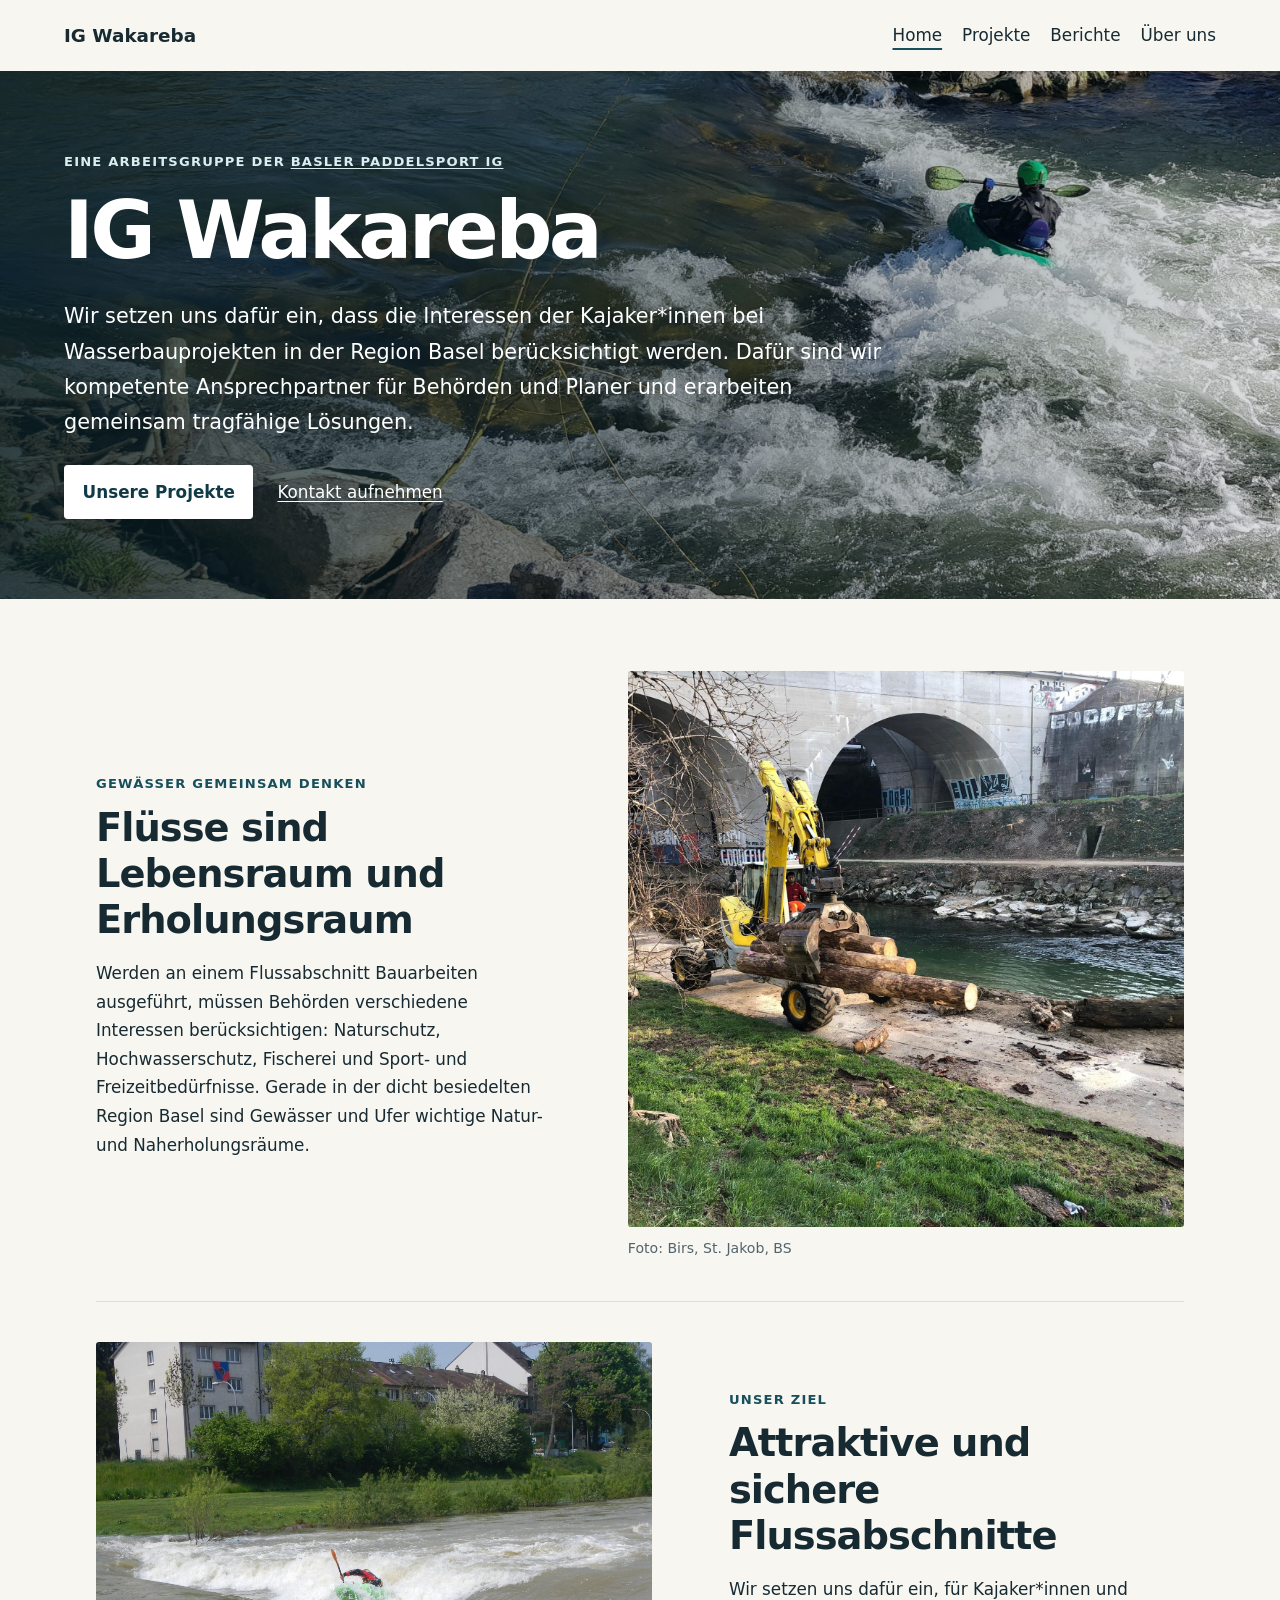
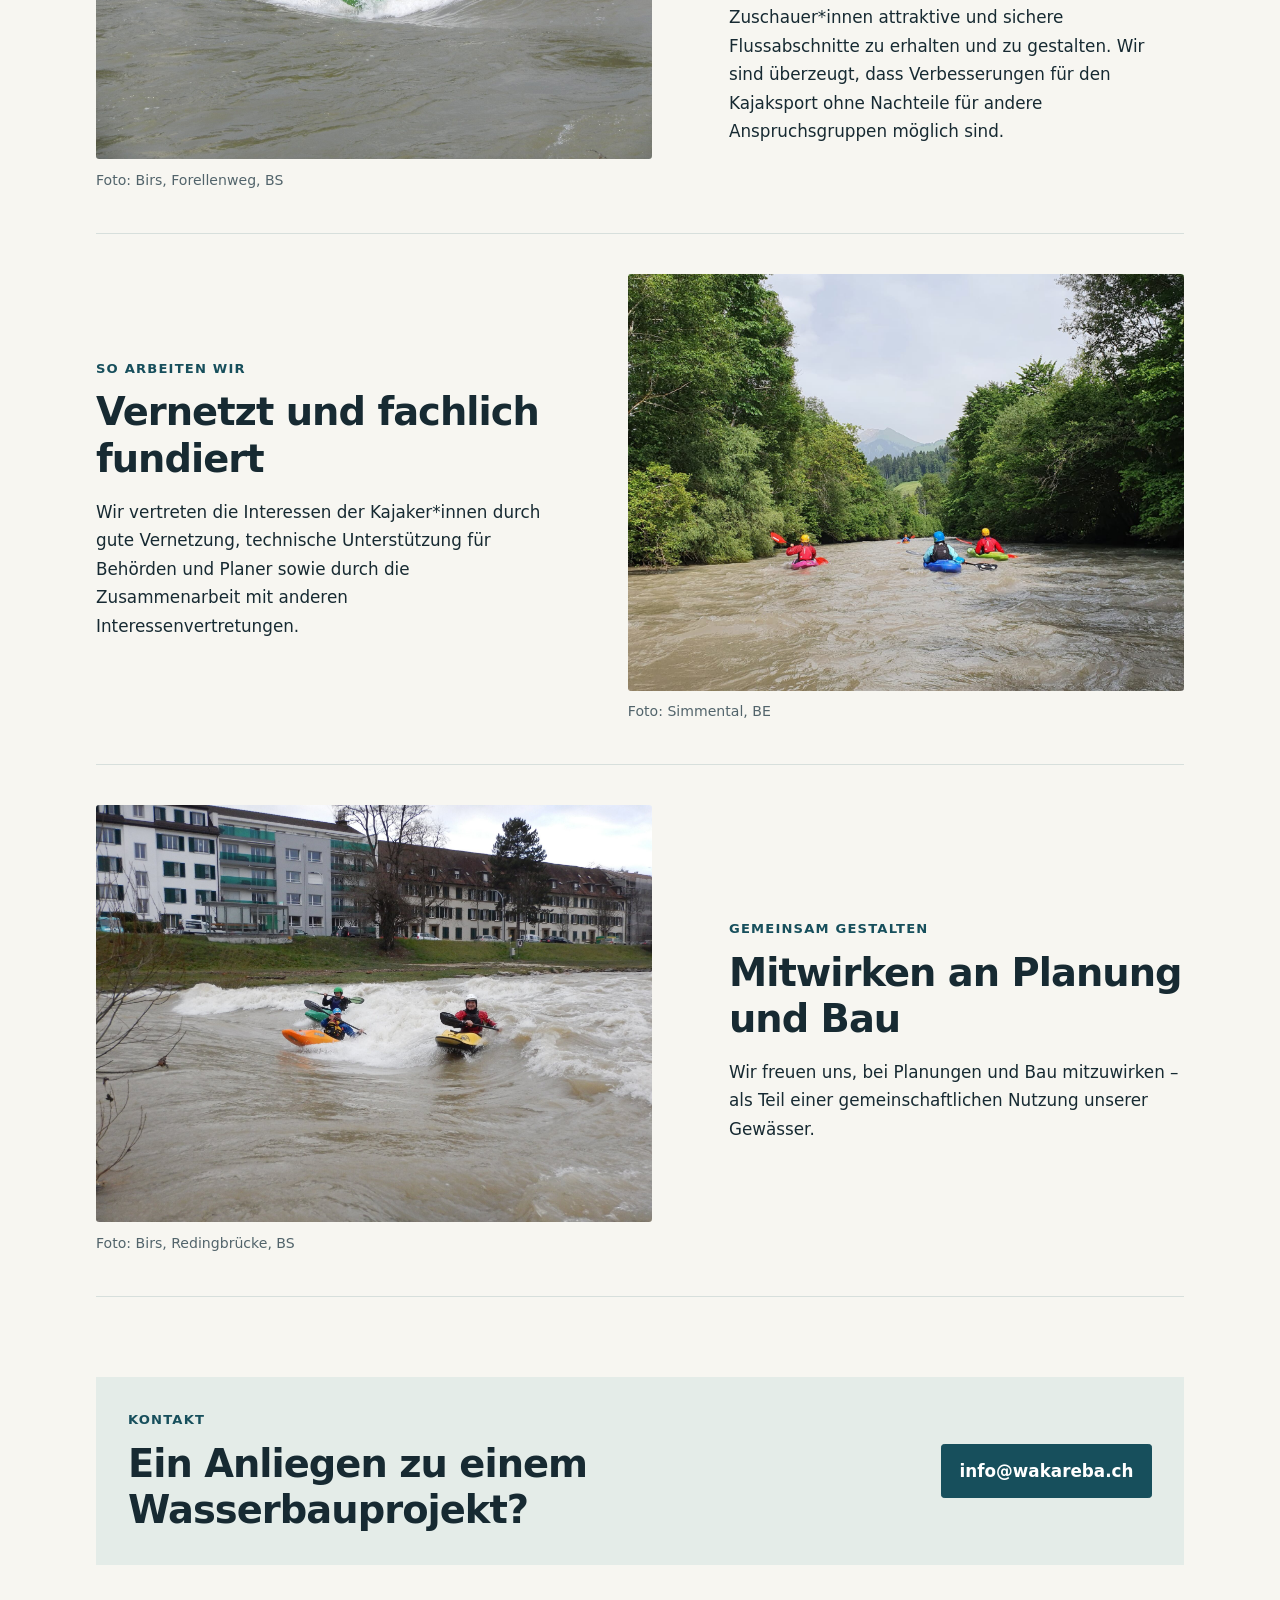
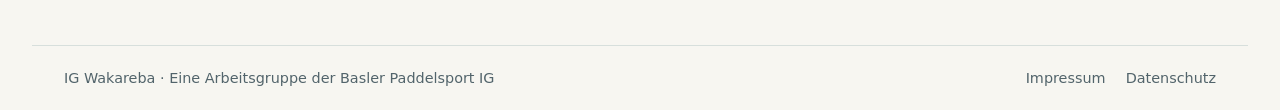
<file: index.html>
<!doctype html>
<html lang="de">
<head>
  <meta charset="utf-8">
  <meta name="viewport" content="width=device-width, initial-scale=1">
  <meta name="description" content="Die IG Wakareba vertritt die Interessen von Kajaker*innen bei Wasserbauprojekten in der Region Basel.">
  <title>IG Wakareba – Kajaksport und Wasserbau in der Region Basel</title>
  <link rel="stylesheet" href="assets/styles.css">
</head>
<body>
  <a class="skip-link" href="#inhalt">Zum Inhalt springen</a>
  <header class="site-header">
    <a class="site-name" href="index.html">IG Wakareba</a>
    <nav aria-label="Hauptnavigation">
      <a aria-current="page" href="index.html">Home</a>
      <a href="projekte/">Projekte</a>
      <a href="berichte/">Berichte</a>
      <a href="ueber-uns/">Über uns</a>
    </nav>
  </header>

  <main id="inhalt">
    <section class="hero">
      <img class="hero-image" src="assets/birs-hero.jpg" alt="Kajaker auf einer Welle in der Birs" width="3128" height="1759">
      <div class="hero-copy">
        <p class="eyebrow">Eine Arbeitsgruppe der <a href="https://www.bpig.ch">Basler Paddelsport IG</a></p>
        <h1>IG Wakareba</h1>
        <p class="lead">Wir setzen uns dafür ein, dass die Interessen der Kajaker*innen bei Wasserbauprojekten in der Region Basel berücksichtigt werden. Dafür sind wir kompetente Ansprechpartner für Behörden und Planer und erarbeiten gemeinsam tragfähige Lösungen.</p>
        <div class="hero-actions">
          <a class="button hero-button" href="projekte/">Unsere Projekte</a>
          <a class="hero-contact" href="mailto:info@wakareba.ch">Kontakt aufnehmen</a>
        </div>
      </div>
    </section>

    <section class="photo-stories" aria-label="Wasserbau und Paddelsport in der Region Basel">
      <article class="photo-story">
        <div class="photo-story-copy">
          <p class="eyebrow">Gewässer gemeinsam denken</p>
          <h2>Flüsse sind Lebensraum und Erholungsraum</h2>
          <p>Werden an einem Flussabschnitt Bauarbeiten ausgeführt, müssen Behörden verschiedene Interessen berücksichtigen: Naturschutz, Hochwasserschutz, Fischerei und Sport- und Freizeitbedürfnisse. Gerade in der dicht besiedelten Region Basel sind Gewässer und Ufer wichtige Natur- und Naherholungsräume.</p>
        </div>
        <figure class="photo-story-image">
          <img src="assets/birs-st-jakob.jpg" alt="Bauarbeiten am Ufer der Birs beim St. Jakob" width="1536" height="1536" loading="lazy" decoding="async">
          <figcaption>Foto: Birs, St. Jakob, BS</figcaption>
        </figure>
      </article>

      <article class="photo-story">
        <div class="photo-story-copy">
          <p class="eyebrow">Unser Ziel</p>
          <h2>Attraktive und sichere Flussabschnitte</h2>
          <p>Wir setzen uns dafür ein, für Kajaker*innen und Zuschauer*innen attraktive und sichere Flussabschnitte zu erhalten und zu gestalten. Wir sind überzeugt, dass Verbesserungen für den Kajaksport ohne Nachteile für andere Anspruchsgruppen möglich sind.</p>
        </div>
        <figure class="photo-story-image">
          <img src="assets/birs-forellenweg.jpg" alt="Kajaker surft auf einer Welle in der Birs" width="2200" height="1650" loading="lazy" decoding="async">
          <figcaption>Foto: Birs, Forellenweg, BS</figcaption>
        </figure>
      </article>

      <article class="photo-story">
        <div class="photo-story-copy">
          <p class="eyebrow">So arbeiten wir</p>
          <h2>Vernetzt und fachlich fundiert</h2>
          <p>Wir vertreten die Interessen der Kajaker*innen durch gute Vernetzung, technische Unterstützung für Behörden und Planer sowie durch die Zusammenarbeit mit anderen Interessenvertretungen.</p>
        </div>
        <figure class="photo-story-image">
          <img src="assets/simmental.jpg" alt="Gruppe von Kajaker*innen auf einem Fluss im Simmental" width="1600" height="1200" loading="lazy" decoding="async">
          <figcaption>Foto: Simmental, BE</figcaption>
        </figure>
      </article>

      <article class="photo-story">
        <div class="photo-story-copy">
          <p class="eyebrow">Gemeinsam gestalten</p>
          <h2>Mitwirken an Planung und Bau</h2>
          <p>Wir freuen uns, bei Planungen und Bau mitzuwirken – als Teil einer gemeinschaftlichen Nutzung unserer Gewässer.</p>
        </div>
        <figure class="photo-story-image">
          <img src="assets/birs-redingbruecke.jpg" alt="Kajaker auf einer Welle in der Birs bei der Redingbrücke" width="2200" height="1650" loading="lazy" decoding="async">
          <figcaption>Foto: Birs, Redingbrücke, BS</figcaption>
        </figure>
      </article>
    </section>

    <section class="contact-section">
      <div>
        <p class="eyebrow">Kontakt</p>
        <h2>Ein Anliegen zu einem Wasserbauprojekt?</h2>
      </div>
      <a class="button" href="mailto:info@wakareba.ch">info@wakareba.ch</a>
    </section>
  </main>

  <footer class="site-footer">
    <span>IG Wakareba · Eine Arbeitsgruppe der Basler Paddelsport IG</span>
    <nav aria-label="Rechtliches">
      <a href="impressum/">Impressum</a>
      <a href="datenschutz/">Datenschutz</a>
    </nav>
  </footer>
</body>
</html>
</file>
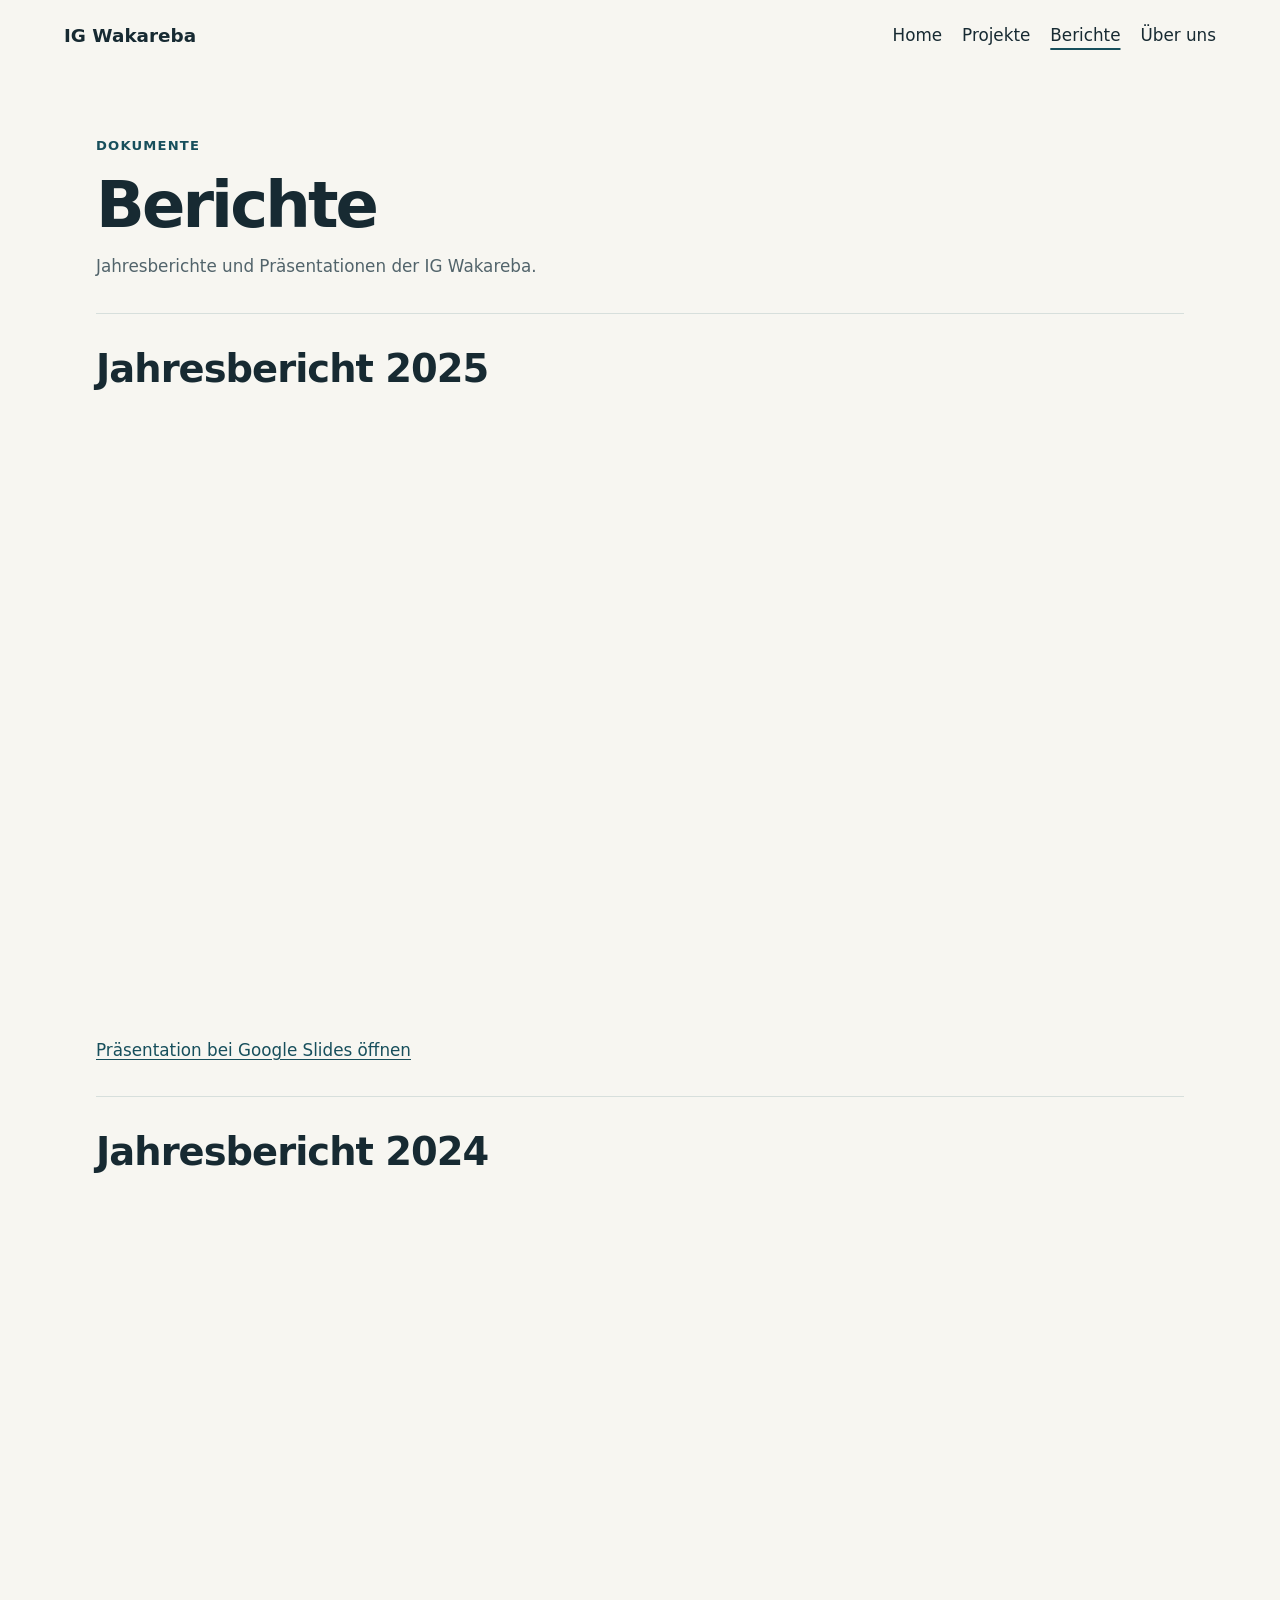
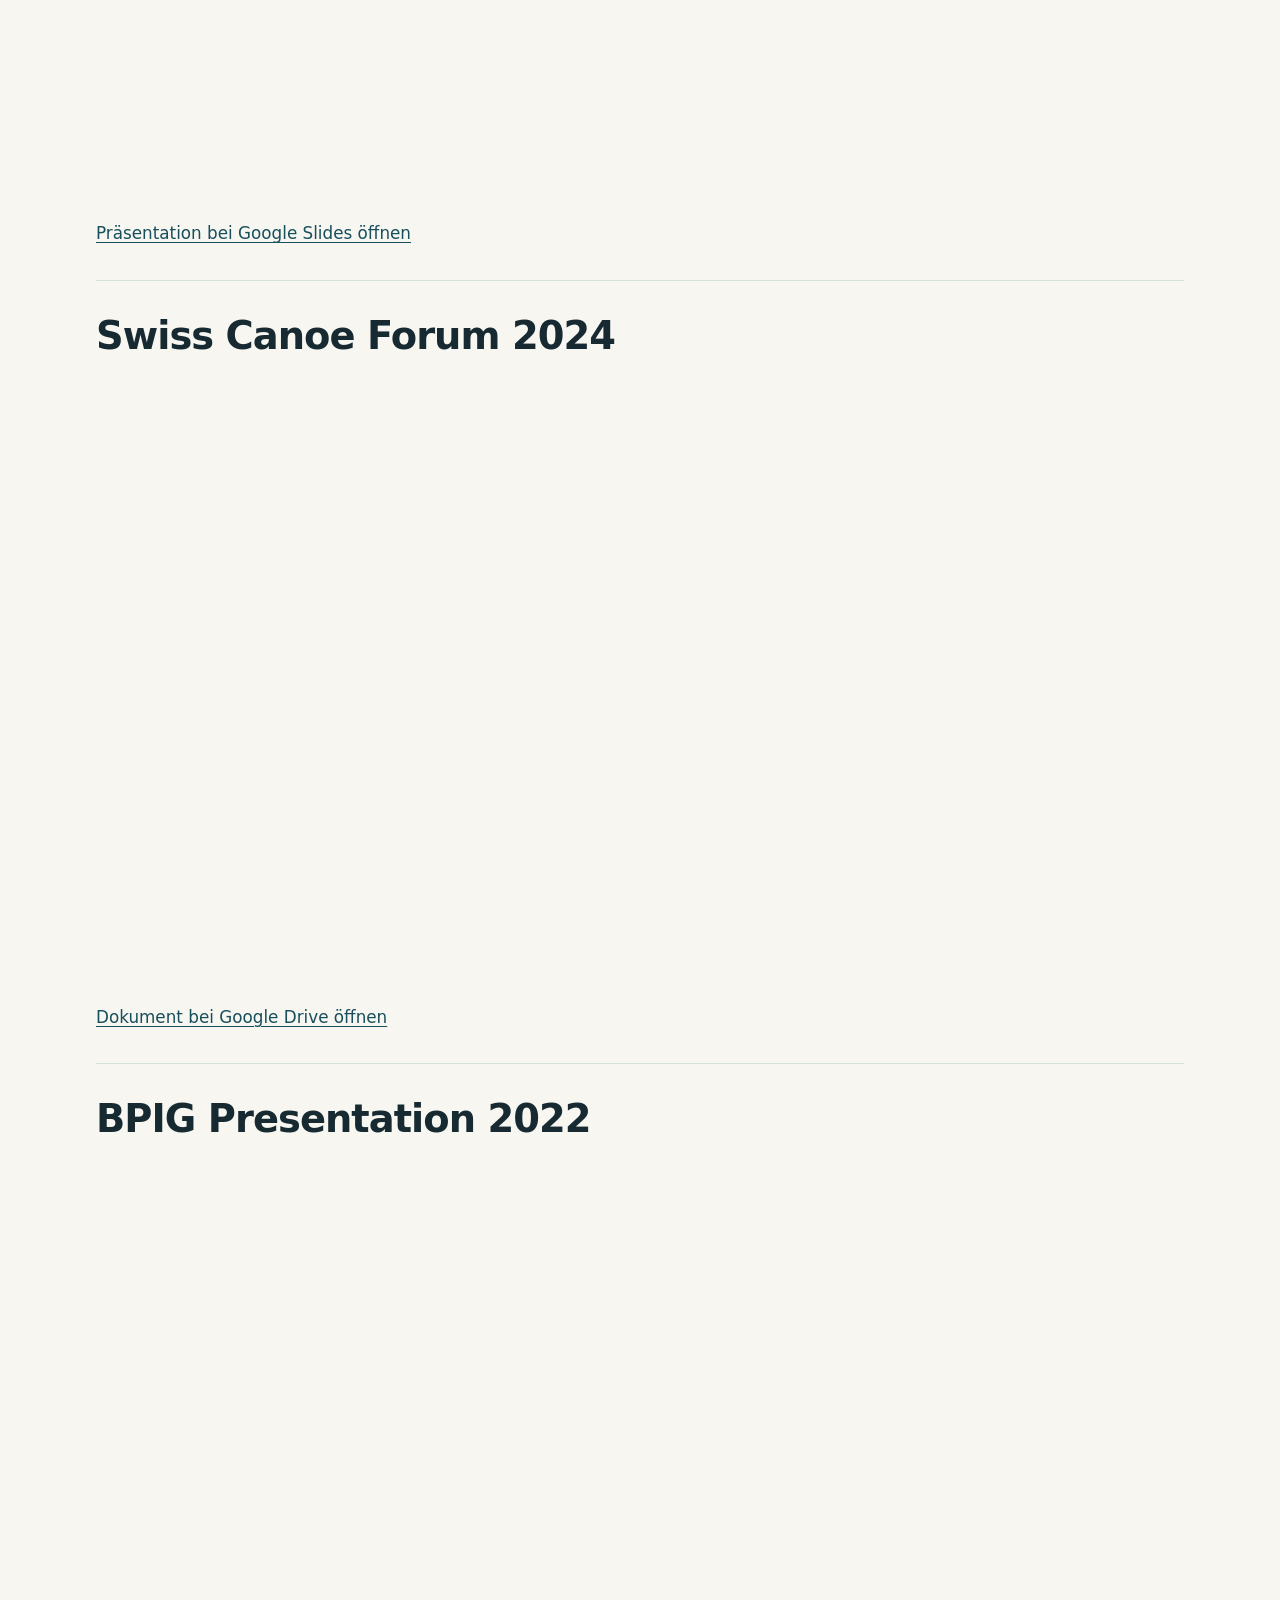
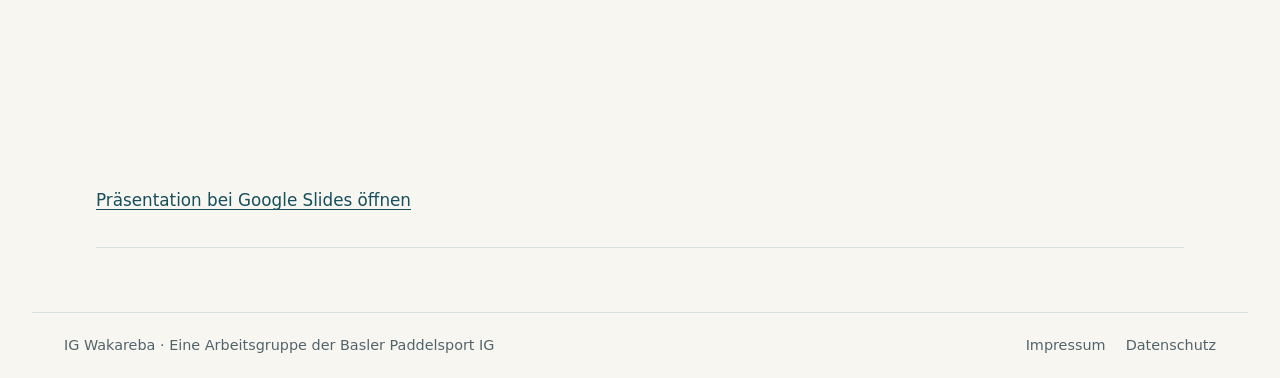
<file: berichte/index.html>
<!doctype html>
<html lang="de">
<head>
  <meta charset="utf-8">
  <meta name="viewport" content="width=device-width, initial-scale=1">
  <meta name="description" content="Jahresberichte und Präsentationen der IG Wakareba.">
  <title>Berichte – IG Wakareba</title>
  <link rel="stylesheet" href="../assets/styles.css">
</head>
<body>
  <a class="skip-link" href="#inhalt">Zum Inhalt springen</a>
  <header class="site-header">
    <a class="site-name" href="../index.html">IG Wakareba</a>
    <nav aria-label="Hauptnavigation">
      <a href="../index.html">Home</a>
      <a href="../projekte/">Projekte</a>
      <a aria-current="page" href="./">Berichte</a>
      <a href="../ueber-uns/">Über uns</a>
    </nav>
  </header>

  <main id="inhalt" class="page-content">
    <header class="page-heading">
      <p class="eyebrow">Dokumente</p>
      <h1>Berichte</h1>
      <p>Jahresberichte und Präsentationen der IG Wakareba.</p>
    </header>

    <section class="report">
      <h2>Jahresbericht 2025</h2>
      <div class="report-embed">
        <iframe
          src="https://docs.google.com/presentation/d/1RNbr-cKKvLfTeNlJgEnsasxiJ1WLmAHl/embed?start=false&amp;loop=false&amp;delayms=3000"
          title="Jahresbericht 2025 – Präsentation"
          loading="lazy"
          allowfullscreen>
        </iframe>
      </div>
      <p><a href="https://docs.google.com/presentation/d/1RNbr-cKKvLfTeNlJgEnsasxiJ1WLmAHl/edit?slide=id.p1#slide=id.p1">Präsentation bei Google Slides öffnen</a></p>
    </section>
    <section class="report">
      <h2>Jahresbericht 2024</h2>
      <div class="report-embed">
        <iframe
          src="https://docs.google.com/presentation/d/1xs53A0uICPbr0zK-Gw7KH1VUC2QU5n6I/embed?start=false&amp;loop=false&amp;delayms=3000"
          title="Jahresbericht 2024 – Präsentation"
          loading="lazy"
          allowfullscreen>
        </iframe>
      </div>
      <p><a href="https://docs.google.com/presentation/d/1xs53A0uICPbr0zK-Gw7KH1VUC2QU5n6I/edit?slide=id.p1#slide=id.p1">Präsentation bei Google Slides öffnen</a></p>
    </section>
    <section class="report">
      <h2>Swiss Canoe Forum 2024</h2>
      <div class="report-embed">
        <iframe
          src="https://drive.google.com/file/d/10Fu49zhzaVHcTW8XCnjbOPNU4WQtFmeR/preview"
          title="Swiss Canoe Forum 2024 – Präsentation"
          loading="lazy"
          allowfullscreen>
        </iframe>
      </div>
      <p><a href="https://drive.google.com/file/d/10Fu49zhzaVHcTW8XCnjbOPNU4WQtFmeR/edit">Dokument bei Google Drive öffnen</a></p>
    </section>
    <section class="report">
      <h2>BPIG Presentation 2022</h2>
      <div class="report-embed">
        <iframe
          src="https://docs.google.com/presentation/d/1tPLizIVZpuojzemg-cXgxlMr3oKReQhY/embed?start=false&amp;loop=false&amp;delayms=3000"
          title="BPIG Presentation 2022"
          loading="lazy"
          allowfullscreen>
        </iframe>
      </div>
      <p><a href="https://docs.google.com/presentation/d/1tPLizIVZpuojzemg-cXgxlMr3oKReQhY/edit?slide=id.p1#slide=id.p1">Präsentation bei Google Slides öffnen</a></p>
    </section>
  </main>

  <footer class="site-footer">
    <span>IG Wakareba · Eine Arbeitsgruppe der Basler Paddelsport IG</span>
    <nav aria-label="Rechtliches">
      <a href="../impressum/">Impressum</a>
      <a href="../datenschutz/">Datenschutz</a>
    </nav>
  </footer>
</body>
</html>
</file>
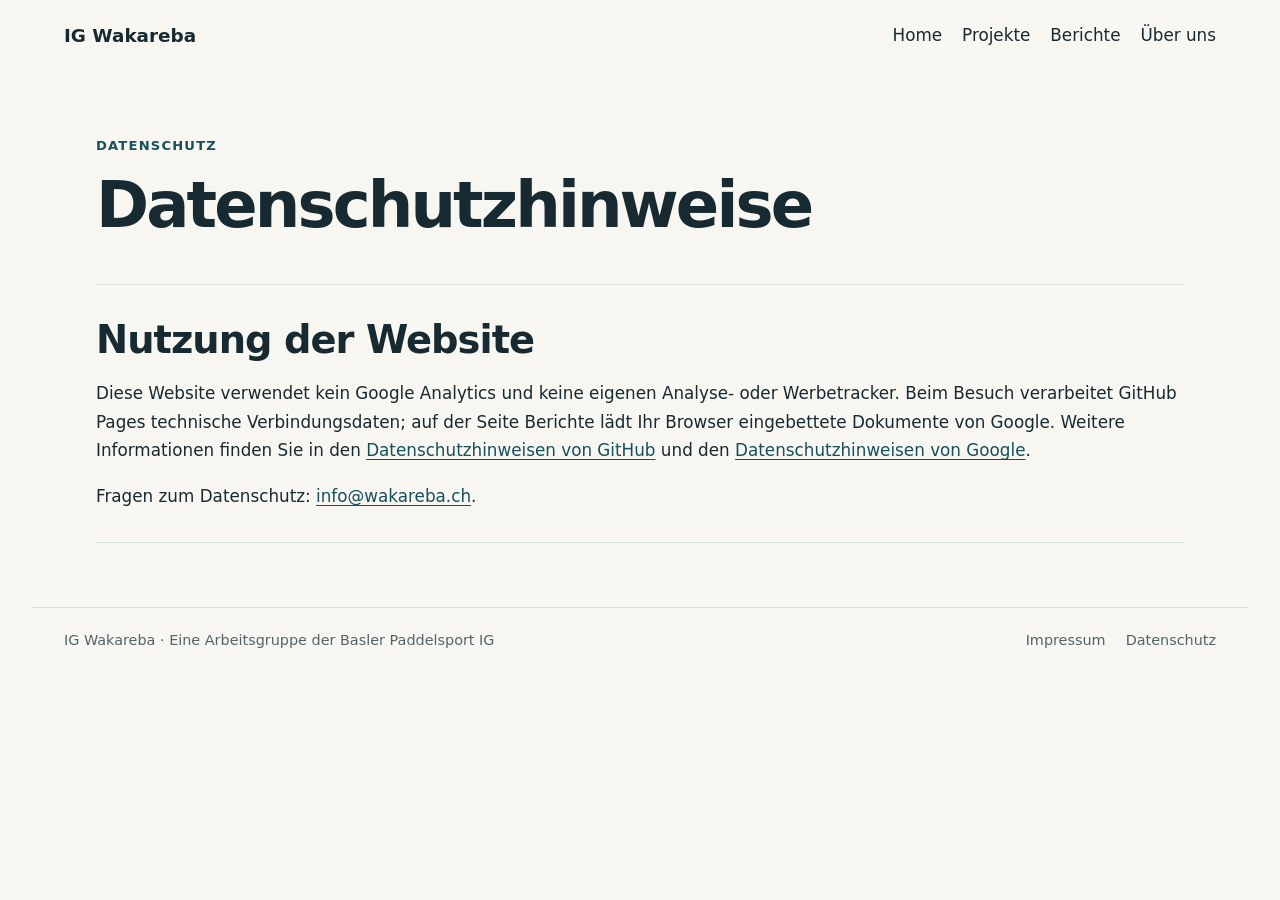
<file: datenschutz/index.html>
<!doctype html>
<html lang="de">
<head>
  <meta charset="utf-8">
  <meta name="viewport" content="width=device-width, initial-scale=1">
  <meta name="description" content="Informationen zur Verarbeitung personenbezogener Daten auf der Website der IG Wakareba.">
  <title>Datenschutz – IG Wakareba</title>
  <link rel="stylesheet" href="../assets/styles.css">
</head>
<body>
  <a class="skip-link" href="#inhalt">Zum Inhalt springen</a>
  <header class="site-header">
    <a class="site-name" href="../index.html">IG Wakareba</a>
    <nav aria-label="Hauptnavigation">
      <a href="../index.html">Home</a>
      <a href="../projekte/">Projekte</a>
      <a href="../berichte/">Berichte</a>
      <a href="../ueber-uns/">Über uns</a>
    </nav>
  </header>

  <main id="inhalt" class="page-content">
    <header class="page-heading">
      <p class="eyebrow">Datenschutz</p>
      <h1>Datenschutzhinweise</h1>
    </header>

    <section class="prose-section">
      <h2>Nutzung der Website</h2>
      <p>Diese Website verwendet kein Google Analytics und keine eigenen Analyse- oder Werbetracker. Beim Besuch verarbeitet GitHub Pages technische Verbindungsdaten; auf der Seite Berichte lädt Ihr Browser eingebettete Dokumente von Google. Weitere Informationen finden Sie in den <a href="https://docs.github.com/en/site-policy/privacy-policies/github-privacy-statement">Datenschutzhinweisen von GitHub</a> und den <a href="https://policies.google.com/privacy">Datenschutzhinweisen von Google</a>.</p>
      <p>Fragen zum Datenschutz: <a href="mailto:info@wakareba.ch">info@wakareba.ch</a>.</p>
    </section>
  </main>

  <footer class="site-footer">
    <span>IG Wakareba · Eine Arbeitsgruppe der Basler Paddelsport IG</span>
    <nav aria-label="Rechtliches">
      <a href="../impressum/">Impressum</a>
      <a href="./">Datenschutz</a>
    </nav>
  </footer>
</body>
</html>
</file>
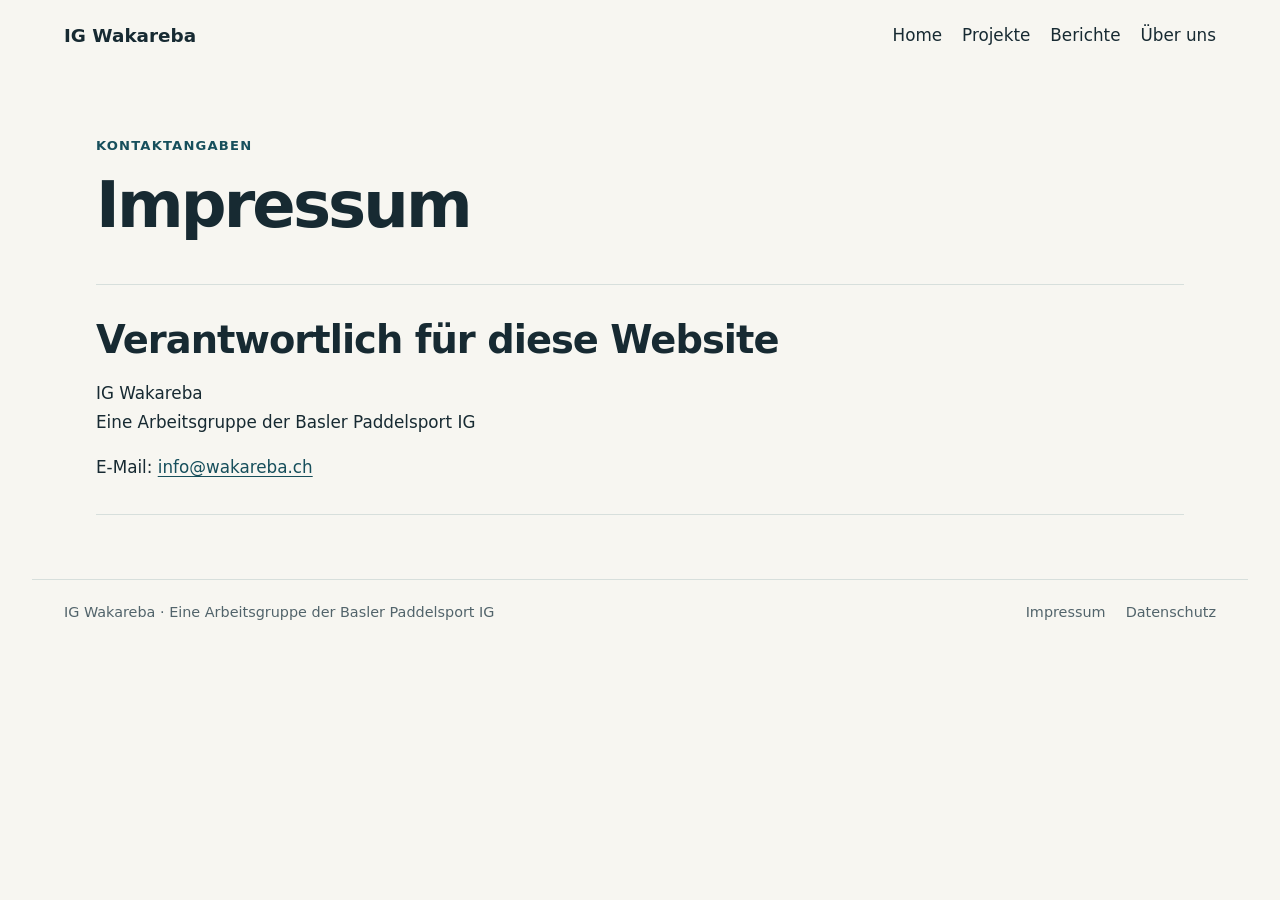
<file: impressum/index.html>
<!doctype html>
<html lang="de">
<head>
  <meta charset="utf-8">
  <meta name="viewport" content="width=device-width, initial-scale=1">
  <meta name="description" content="Kontakt und Impressum der IG Wakareba.">
  <title>Impressum – IG Wakareba</title>
  <link rel="stylesheet" href="../assets/styles.css">
</head>
<body>
  <a class="skip-link" href="#inhalt">Zum Inhalt springen</a>
  <header class="site-header">
    <a class="site-name" href="../index.html">IG Wakareba</a>
    <nav aria-label="Hauptnavigation">
      <a href="../index.html">Home</a>
      <a href="../projekte/">Projekte</a>
      <a href="../berichte/">Berichte</a>
      <a href="../ueber-uns/">Über uns</a>
    </nav>
  </header>

  <main id="inhalt" class="page-content">
    <header class="page-heading">
      <p class="eyebrow">Kontaktangaben</p>
      <h1>Impressum</h1>
    </header>
    <section class="prose-section">
      <h2>Verantwortlich für diese Website</h2>
      <p>IG Wakareba<br>
        Eine Arbeitsgruppe der Basler Paddelsport IG</p>
      <p>E-Mail: <a href="mailto:info@wakareba.ch">info@wakareba.ch</a></p>
    </section>
  </main>

  <footer class="site-footer">
    <span>IG Wakareba · Eine Arbeitsgruppe der Basler Paddelsport IG</span>
    <nav aria-label="Rechtliches">
      <a href="./">Impressum</a>
      <a href="../datenschutz/">Datenschutz</a>
    </nav>
  </footer>
</body>
</html>
</file>
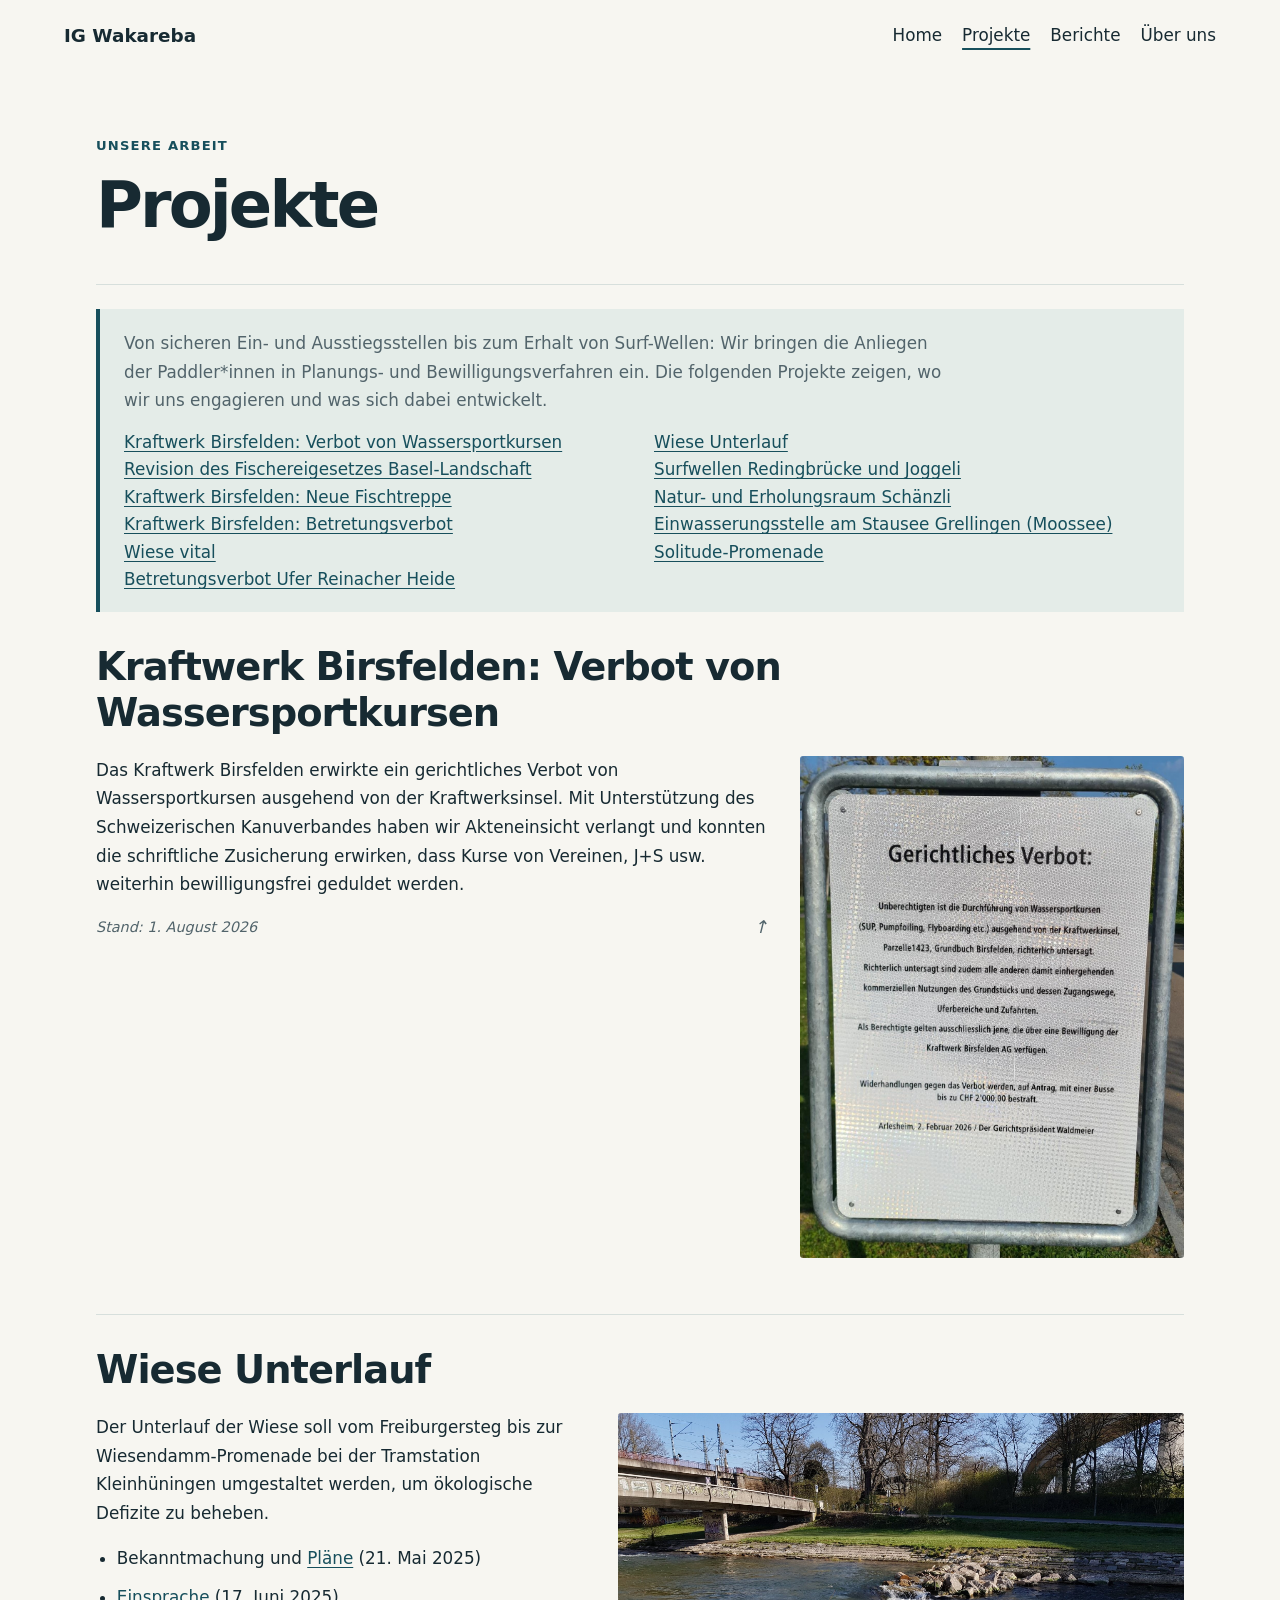
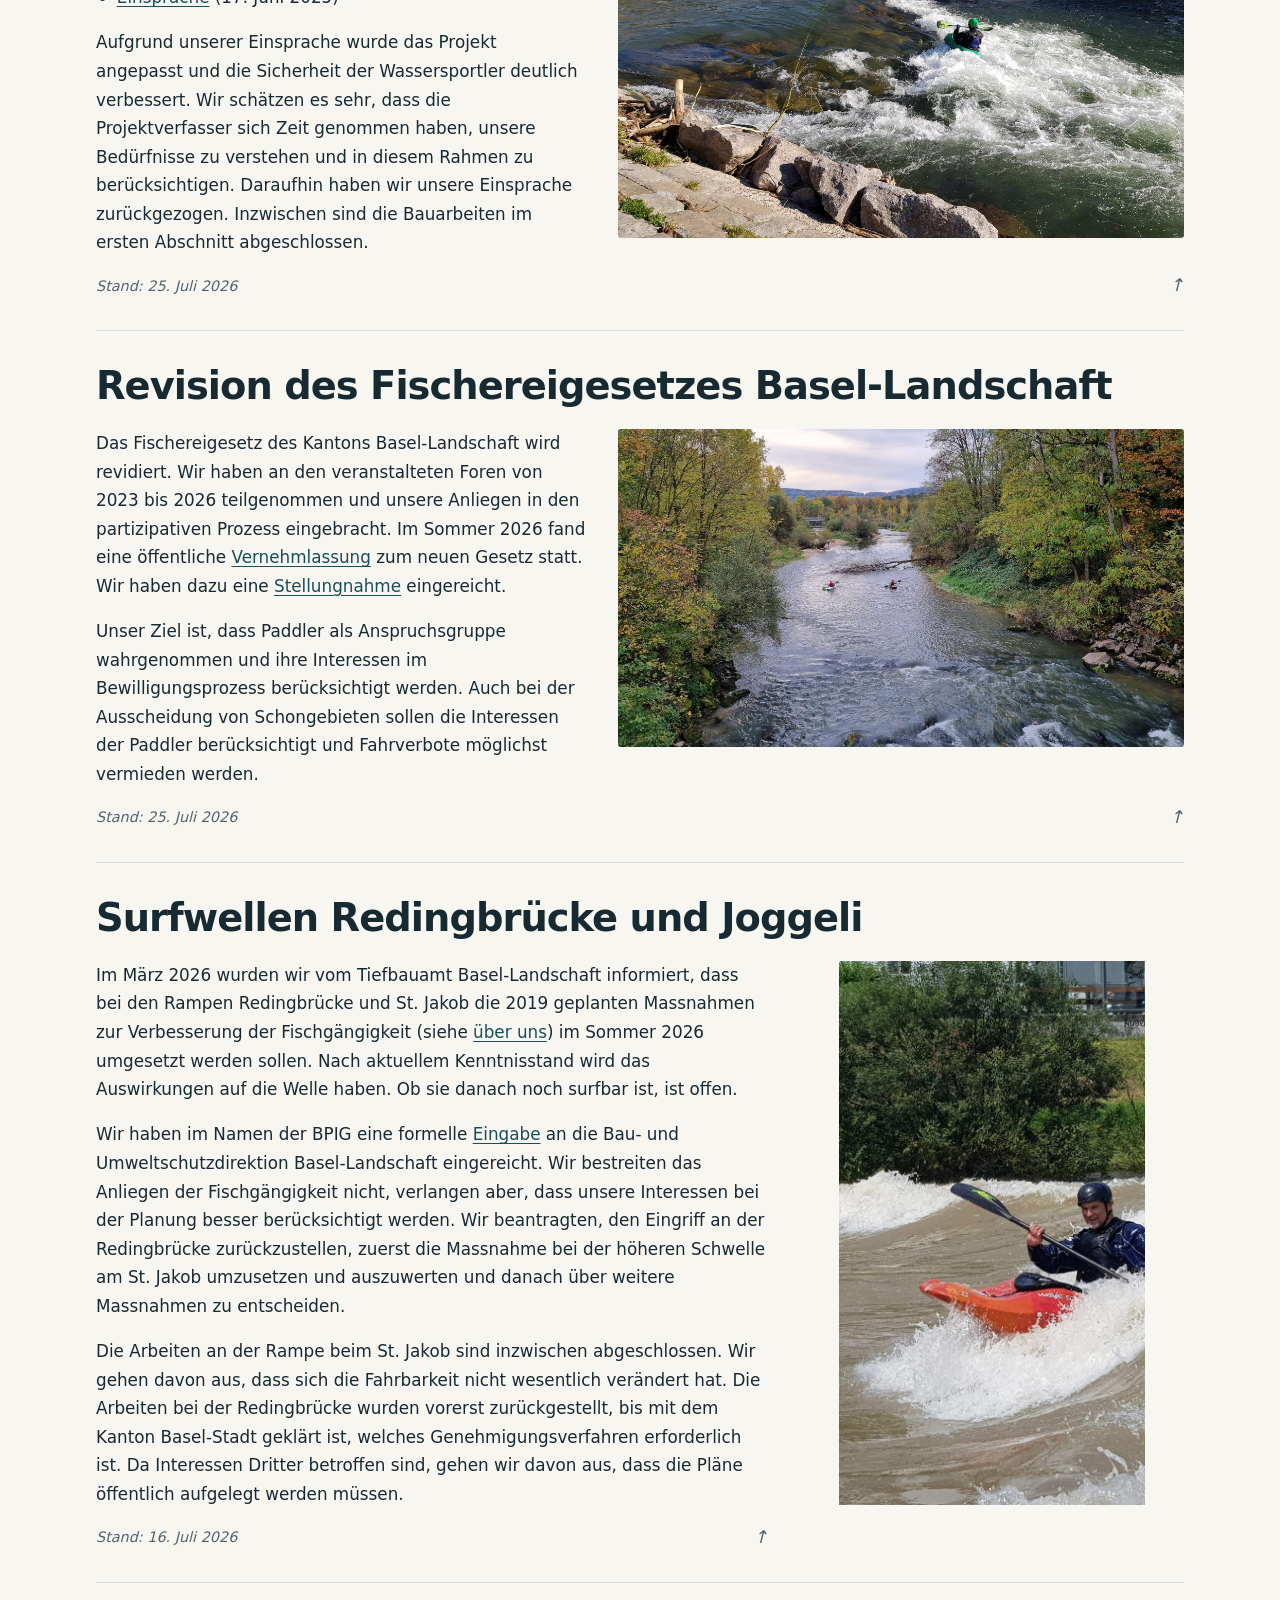
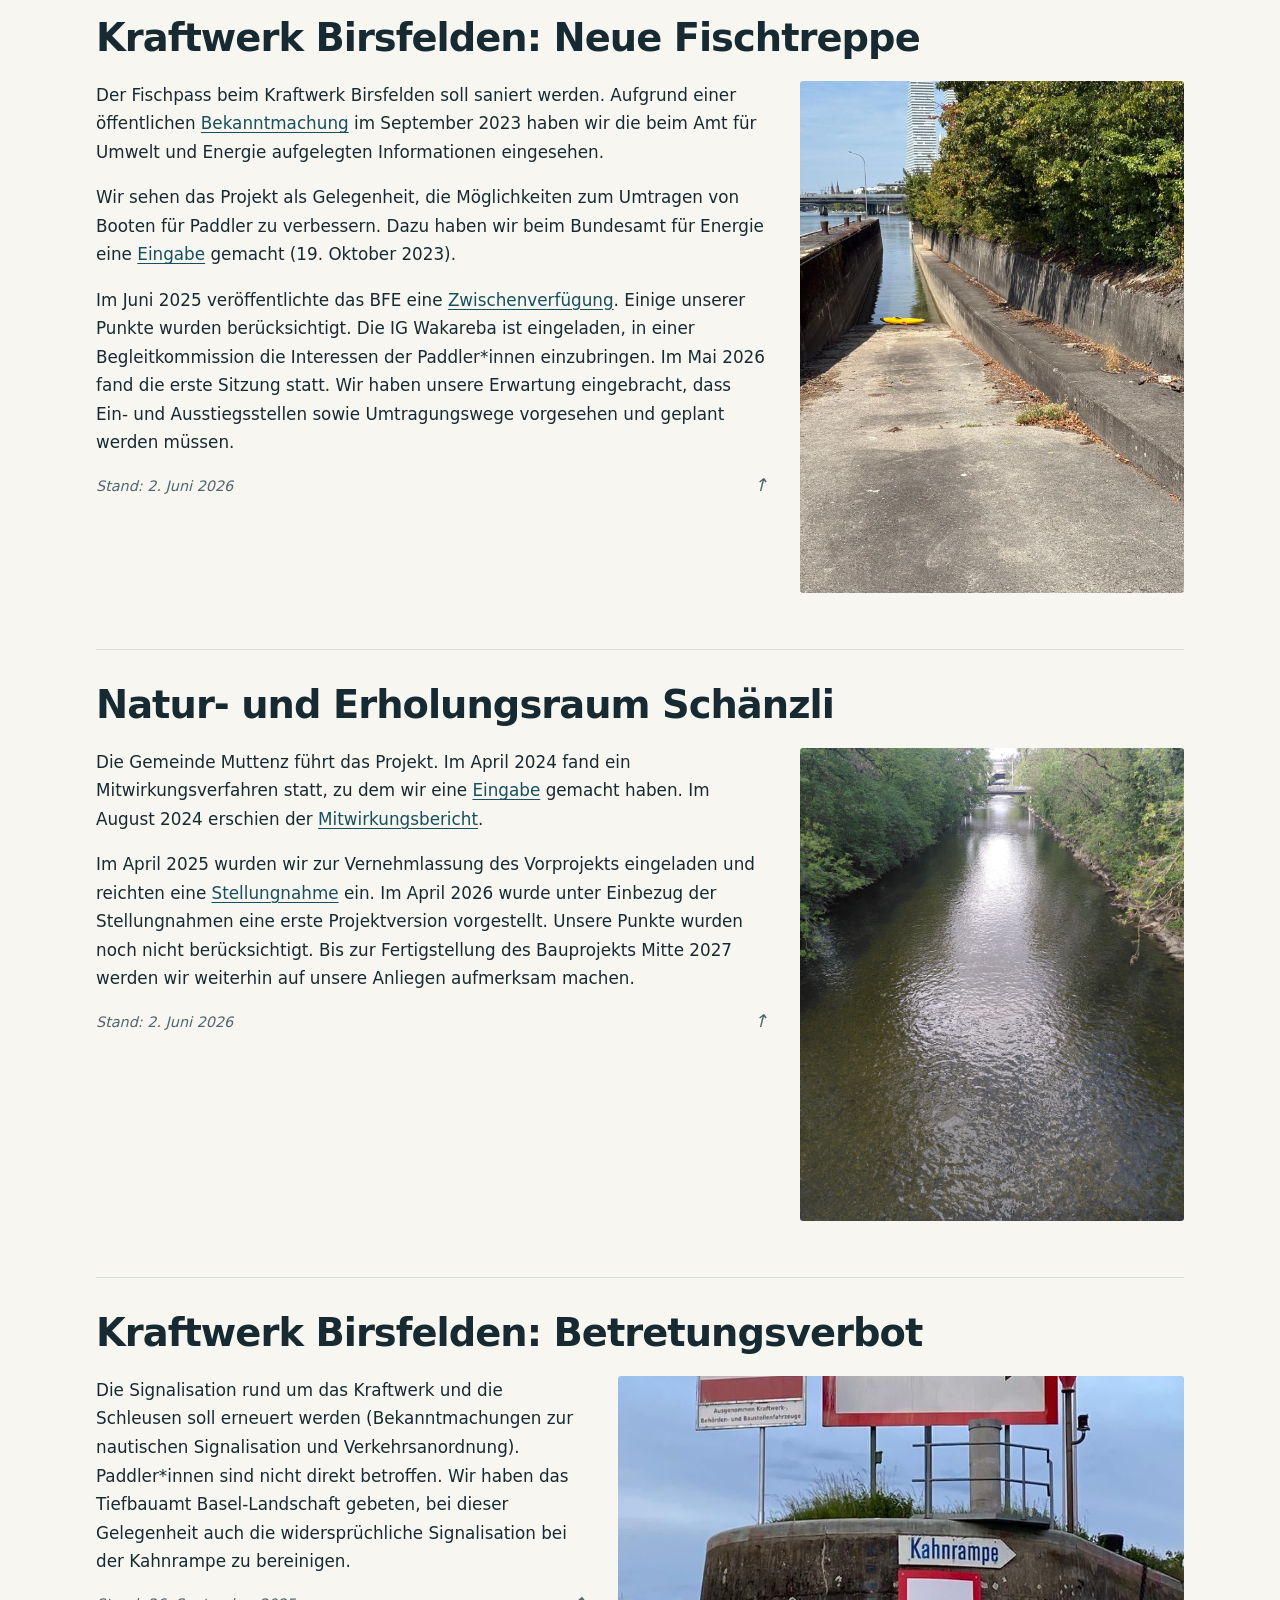
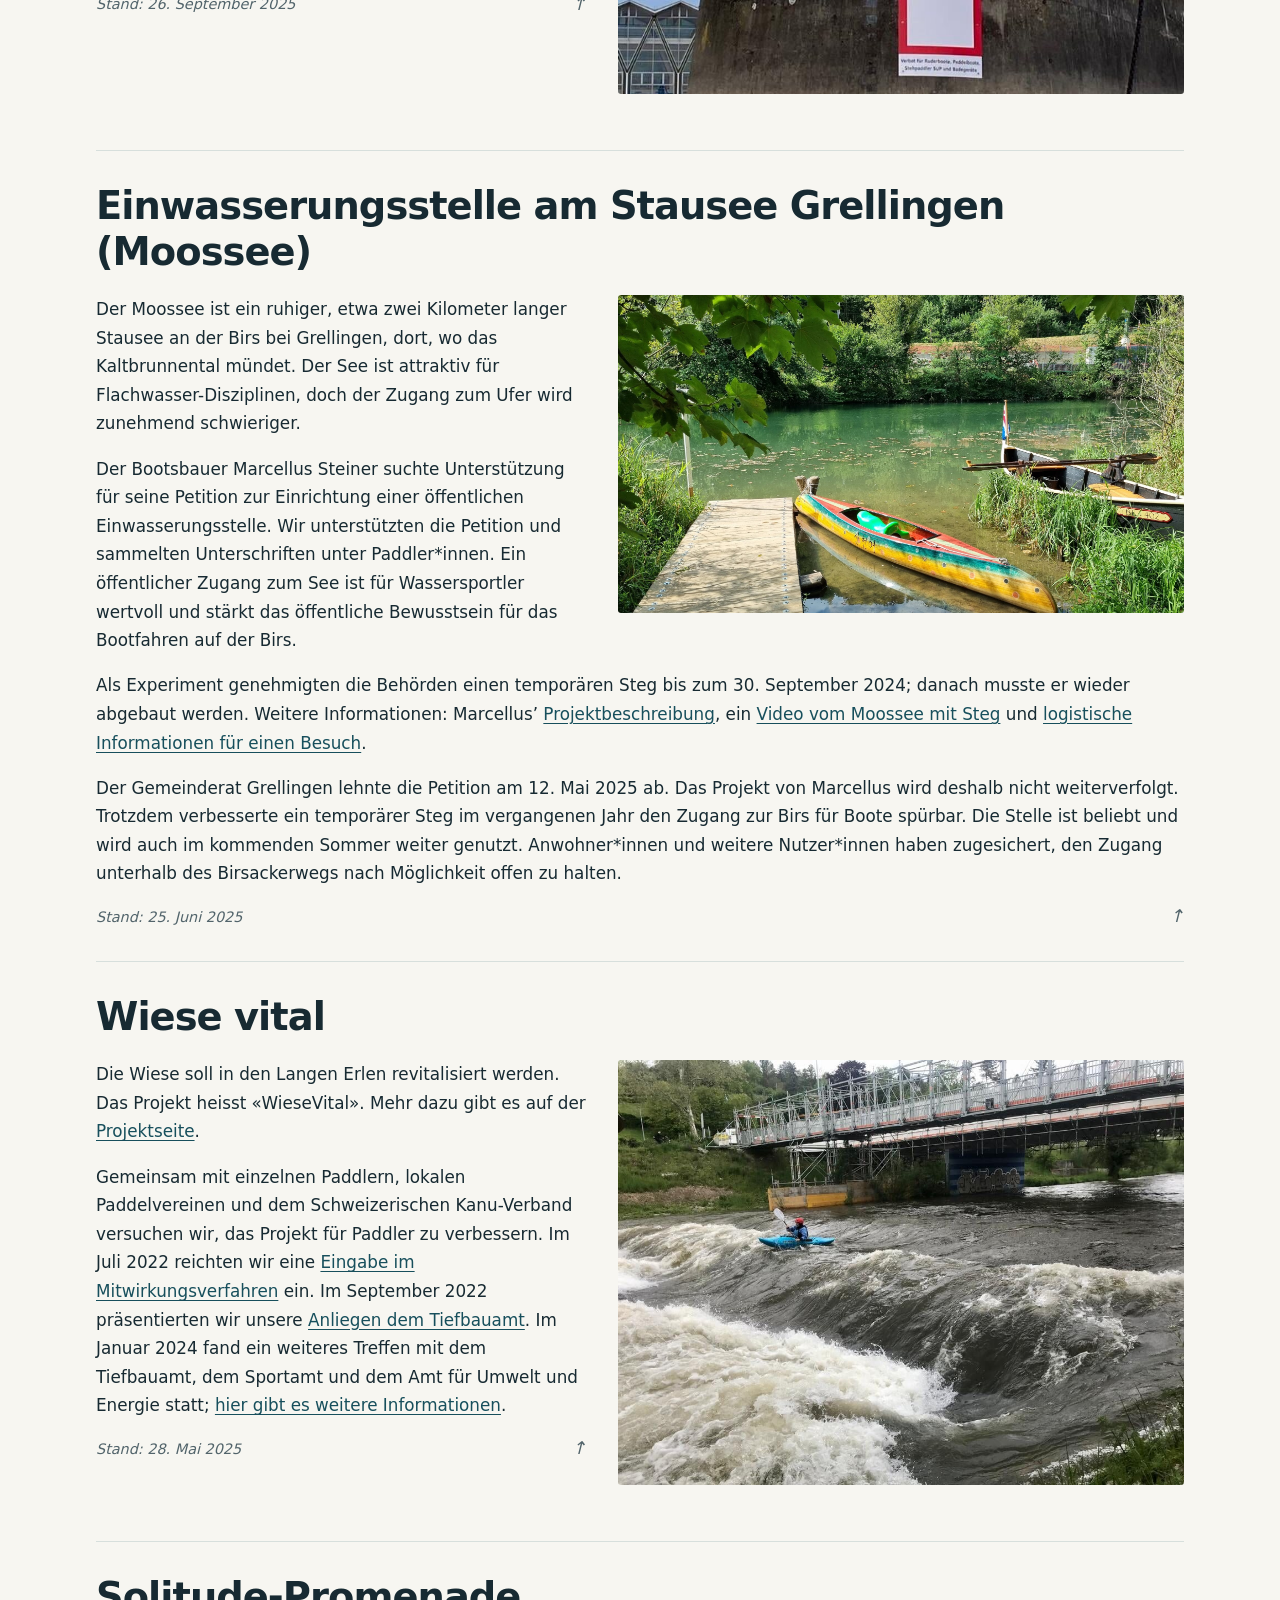
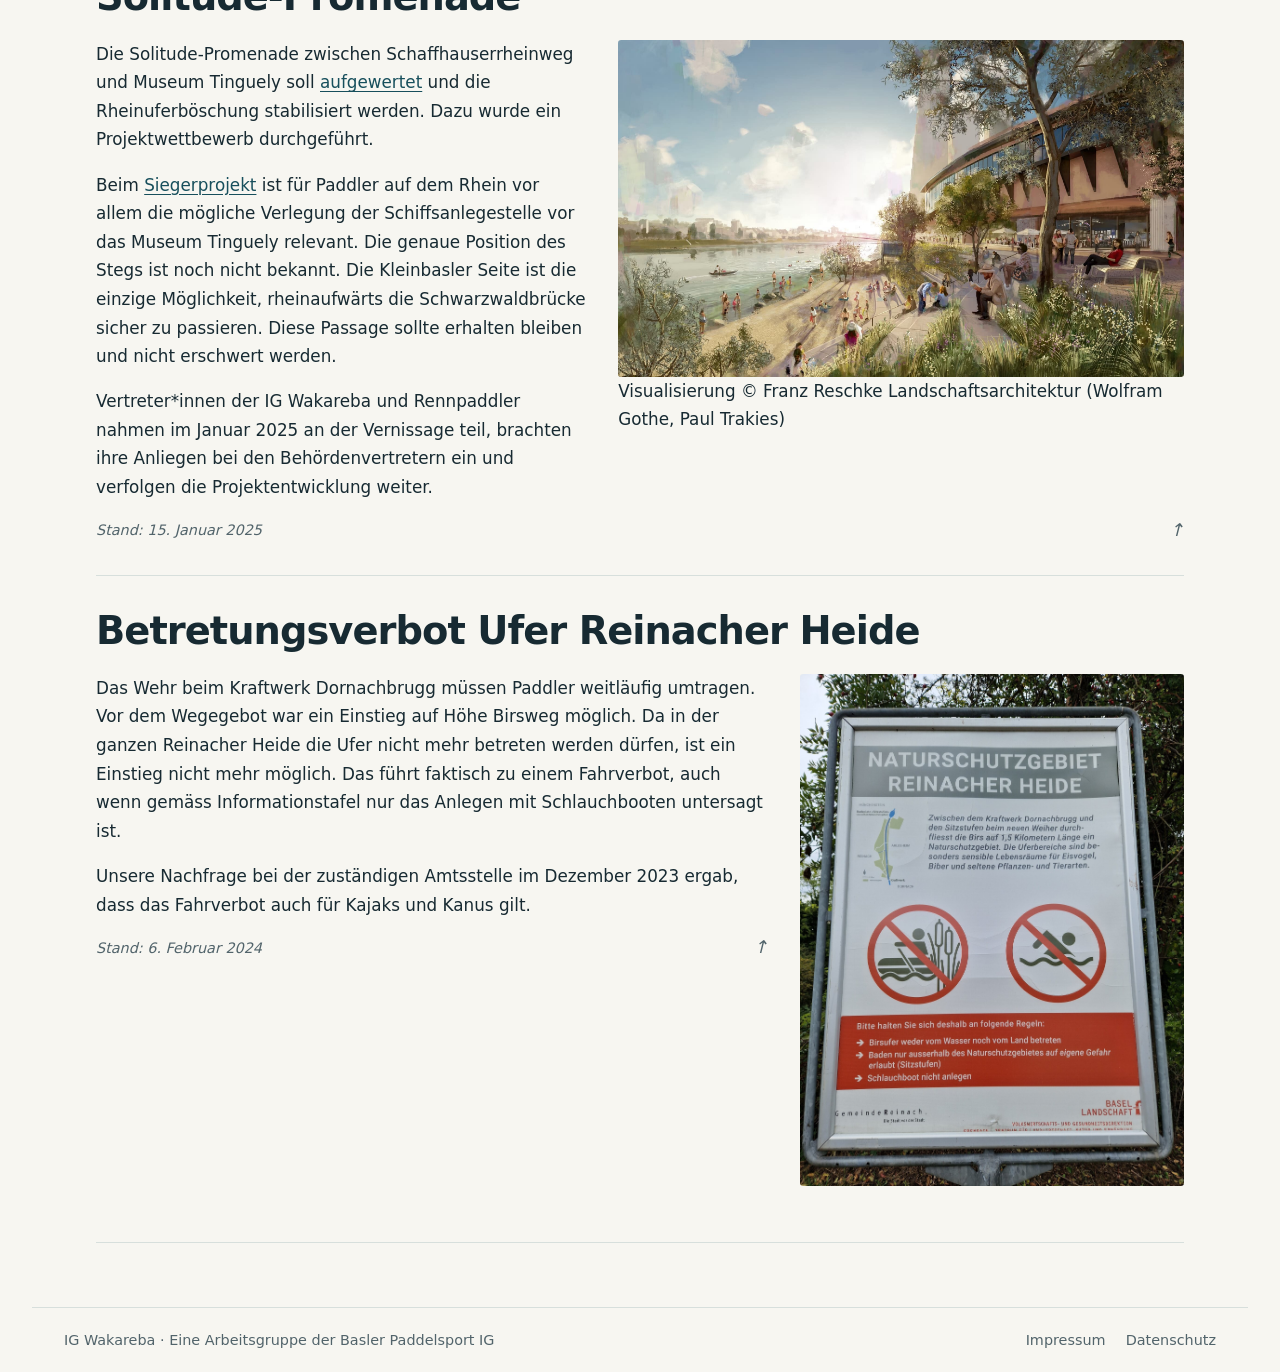
<file: projekte/index.html>
<!doctype html>
<html lang="de">
<head>
  <meta charset="utf-8">
  <meta name="viewport" content="width=device-width, initial-scale=1">
  <meta name="description" content="Aktuelle und abgeschlossene Projekte der IG Wakareba in der Region Basel.">
  <title>Projekte – IG Wakareba</title>
  <link rel="stylesheet" href="../assets/styles.css">
</head>
<body>
  <a class="skip-link" href="#inhalt">Zum Inhalt springen</a>
  <header class="site-header">
    <a class="site-name" href="../index.html">IG Wakareba</a>
    <nav aria-label="Hauptnavigation">
      <a href="../index.html">Home</a>
      <a aria-current="page" href="./">Projekte</a>
      <a href="../berichte/">Berichte</a>
      <a href="../ueber-uns/">Über uns</a>
    </nav>
  </header>

  <main id="inhalt" class="page-content">
    <header class="page-heading">
      <p class="eyebrow">Unsere Arbeit</p>
      <h1>Projekte</h1>
    </header>

    <nav class="project-toc" id="projektuebersicht" aria-label="Projektübersicht">
      <p class="project-toc-intro">Von sicheren Ein- und Ausstiegsstellen bis zum Erhalt von Surf-Wellen: Wir bringen die Anliegen der Paddler*innen in Planungs- und Bewilligungsverfahren ein. Die folgenden Projekte zeigen, wo wir uns engagieren und was sich dabei entwickelt.</p>
      <ul>
        <li><a href="#kraftwerk-kursverbot">Kraftwerk Birsfelden: Verbot von Wassersportkursen</a></li>
        <li><a href="#wiese-unterlauf">Wiese Unterlauf</a></li>
        <li><a href="#fischereigesetz-basel-landschaft">Revision des Fischereigesetzes Basel-Landschaft</a></li>
        <li><a href="#surfwellen-redingbruecke-joggeli">Surfwellen Redingbrücke und Joggeli</a></li>
        <li><a href="#kraftwerk-fischtreppe">Kraftwerk Birsfelden: Neue Fischtreppe</a></li>
        <li><a href="#schaenzli">Natur- und Erholungsraum Schänzli</a></li>
        <li><a href="#kraftwerk-betretungsverbot">Kraftwerk Birsfelden: Betretungsverbot</a></li>
        <li><a href="#einwasserungsstelle-moossee">Einwasserungsstelle am Stausee Grellingen (Moossee)</a></li>
        <li><a href="#wiese-vital">Wiese vital</a></li>
        <li><a href="#solitude-promenade">Solitude-Promenade</a></li>
        <li><a href="#reinacher-heide">Betretungsverbot Ufer Reinacher Heide</a></li>
      </ul>
    </nav>

    <article class="project">
      <h2 id="kraftwerk-kursverbot">Kraftwerk Birsfelden: Verbot von Wassersportkursen</h2>
      <figure class="project-image project-image--portrait">
        <button class="project-image-trigger" type="button" popovertarget="lightbox-kursverbot" aria-label="Bild vergrössern">
          <img src="../assets/kraftwerk-birsfelden-kursverbot.jpg" alt="Hinweistafel zum gerichtlichen Verbot von Wassersportkursen an der Kraftwerksinsel Birsfelden" width="1075" height="1406" loading="lazy" decoding="async">
        </button>
        <div class="project-lightbox" id="lightbox-kursverbot" popover="auto" role="group" aria-label="Vergrössertes Bild">
          <button class="project-lightbox-close" type="button" popovertarget="lightbox-kursverbot" popovertargetaction="hide" aria-label="Schliessen">×</button>
          <img src="../assets/kraftwerk-birsfelden-kursverbot.jpg" alt="Hinweistafel zum gerichtlichen Verbot von Wassersportkursen an der Kraftwerksinsel Birsfelden" width="1075" height="1406" decoding="async">
        </div>
      </figure>
      <div class="project-copy">
        <p>Das Kraftwerk Birsfelden erwirkte ein gerichtliches Verbot von Wassersportkursen ausgehend von der Kraftwerksinsel. Mit Unterstützung des Schweizerischen Kanuverbandes haben wir Akteneinsicht verlangt und konnten die schriftliche Zusicherung erwirken, dass Kurse von Vereinen, J+S usw. weiterhin bewilligungsfrei geduldet werden.</p>
        <p class="status-date"><span>Stand: 1. August 2026</span><a class="project-backlink" href="#projektuebersicht" aria-label="Zur Projektübersicht">↑</a></p>
      </div>
    </article>

    <article class="project project--large-image">
      <h2 id="wiese-unterlauf">Wiese Unterlauf</h2>
      <figure class="project-image">
        <button class="project-image-trigger" type="button" popovertarget="lightbox-wiese-unterlauf" aria-label="Bild vergrössern">
          <img src="../assets/wiese-unterlauf.jpg" alt="Kajaker auf einer Welle in einem Fluss vor einer Brücke" width="2200" height="1650" loading="lazy" decoding="async">
        </button>
        <div class="project-lightbox" id="lightbox-wiese-unterlauf" popover="auto" role="group" aria-label="Vergrössertes Bild">
          <button class="project-lightbox-close" type="button" popovertarget="lightbox-wiese-unterlauf" popovertargetaction="hide" aria-label="Schliessen">×</button>
          <img src="../assets/wiese-unterlauf.jpg" alt="Kajaker auf einer Welle in einem Fluss vor einer Brücke" width="2200" height="1650" decoding="async">
        </div>
      </figure>
      <div class="project-copy">
        <p>Der Unterlauf der Wiese soll vom Freiburgersteg bis zur Wiesendamm-Promenade bei der Tramstation Kleinhüningen umgestaltet werden, um ökologische Defizite zu beheben.</p>
        <ul class="report-list">
          <li>Bekanntmachung und <a href="https://media.bs.ch/original_file_download/7b54b3404ce44af90d4c0a7737d04b9803b2fe4e/bbg-dokumente-9168035.zip">Pläne</a> (21. Mai 2025)</li>
          <li><a href="https://drive.google.com/file/d/1V3LM8JXe_cjjk0yEOAe_xdaE8jaHgXWG/view?usp=drive_link">Einsprache</a> (17. Juni 2025)</li>
        </ul>
        <p>Aufgrund unserer Einsprache wurde das Projekt angepasst und die Sicherheit der Wassersportler deutlich verbessert. Wir schätzen es sehr, dass die Projektverfasser sich Zeit genommen haben, unsere Bedürfnisse zu verstehen und in diesem Rahmen zu berücksichtigen. Daraufhin haben wir unsere Einsprache zurückgezogen. Inzwischen sind die Bauarbeiten im ersten Abschnitt abgeschlossen.</p>
        <p class="status-date"><span>Stand: 25. Juli 2026</span><a class="project-backlink" href="#projektuebersicht" aria-label="Zur Projektübersicht">↑</a></p>
      </div>
    </article>

    <article class="project project--large-image">
      <h2 id="fischereigesetz-basel-landschaft">Revision des Fischereigesetzes Basel-Landschaft</h2>
      <figure class="project-image">
        <button class="project-image-trigger" type="button" popovertarget="lightbox-fischereigesetz" aria-label="Bild vergrössern">
          <img src="../assets/fischereigesetz-bl.jpg" alt="Blick über einen Flusslauf mit zwei Kajakern zwischen bewaldeten Ufern" width="2200" height="1237" loading="lazy" decoding="async">
        </button>
        <div class="project-lightbox" id="lightbox-fischereigesetz" popover="auto" role="group" aria-label="Vergrössertes Bild">
          <button class="project-lightbox-close" type="button" popovertarget="lightbox-fischereigesetz" popovertargetaction="hide" aria-label="Schliessen">×</button>
          <img src="../assets/fischereigesetz-bl.jpg" alt="Blick über einen Flusslauf mit zwei Kajakern zwischen bewaldeten Ufern" width="2200" height="1237" decoding="async">
        </div>
      </figure>
      <div class="project-copy">
        <p>Das Fischereigesetz des Kantons Basel-Landschaft wird revidiert. Wir haben an den veranstalteten Foren von 2023 bis 2026 teilgenommen und unsere Anliegen in den partizipativen Prozess eingebracht. Im Sommer 2026 fand eine öffentliche <a href="https://www.baselland.ch/politik-und-behorden/besondere-behoerden/landeskanzlei/politische_rechte/vernehmlassungen/archiv-vernehmlassungen/abgelaufene-vernehmlassungen-2026">Vernehmlassung</a> zum neuen Gesetz statt. Wir haben dazu eine <a href="https://drive.google.com/file/d/1v1uDF94vHcWnysZYjiEkppm2BK8ujUZz/view?usp=drive_link">Stellungnahme</a> eingereicht.</p>
        <p>Unser Ziel ist, dass Paddler als Anspruchsgruppe wahrgenommen und ihre Interessen im Bewilligungsprozess berücksichtigt werden. Auch bei der Ausscheidung von Schongebieten sollen die Interessen der Paddler berücksichtigt und Fahrverbote möglichst vermieden werden.</p>
        <p class="status-date"><span>Stand: 25. Juli 2026</span><a class="project-backlink" href="#projektuebersicht" aria-label="Zur Projektübersicht">↑</a></p>
      </div>
    </article>

    <article class="project">
      <h2 id="surfwellen-redingbruecke-joggeli">Surfwellen Redingbrücke und Joggeli</h2>
      <figure class="project-image project-image--portrait">
        <button class="project-image-trigger" type="button" popovertarget="lightbox-surfwellen" aria-label="Bild vergrössern">
          <img src="../assets/surfwellen-reding-joggeli.jpg" alt="Kajaker in einem roten Boot auf einer Welle der Birs" width="1238" height="2200" loading="lazy" decoding="async">
        </button>
        <div class="project-lightbox" id="lightbox-surfwellen" popover="auto" role="group" aria-label="Vergrössertes Bild">
          <button class="project-lightbox-close" type="button" popovertarget="lightbox-surfwellen" popovertargetaction="hide" aria-label="Schliessen">×</button>
          <img src="../assets/surfwellen-reding-joggeli.jpg" alt="Kajaker in einem roten Boot auf einer Welle der Birs" width="1238" height="2200" decoding="async">
        </div>
      </figure>
      <div class="project-copy">
        <p>Im März 2026 wurden wir vom Tiefbauamt Basel-Landschaft informiert, dass bei den Rampen Redingbrücke und St. Jakob die 2019 geplanten Massnahmen zur Verbesserung der Fischgängigkeit (siehe <a href="../ueber-uns/">über uns</a>) im Sommer 2026 umgesetzt werden sollen. Nach aktuellem Kenntnisstand wird das Auswirkungen auf die Welle haben. Ob sie danach noch surfbar ist, ist offen.</p>
        <p>Wir haben im Namen der BPIG eine formelle <a href="https://drive.google.com/file/d/1SVSE65fzy2t0NiFkgIJv0YTbOVfmepqt">Eingabe</a> an die Bau- und Umweltschutzdirektion Basel-Landschaft eingereicht. Wir bestreiten das Anliegen der Fischgängigkeit nicht, verlangen aber, dass unsere Interessen bei der Planung besser berücksichtigt werden. Wir beantragten, den Eingriff an der Redingbrücke zurückzustellen, zuerst die Massnahme bei der höheren Schwelle am St. Jakob umzusetzen und auszuwerten und danach über weitere Massnahmen zu entscheiden.</p>
        <p>Die Arbeiten an der Rampe beim St. Jakob sind inzwischen abgeschlossen. Wir gehen davon aus, dass sich die Fahrbarkeit nicht wesentlich verändert hat. Die Arbeiten bei der Redingbrücke wurden vorerst zurückgestellt, bis mit dem Kanton Basel-Stadt geklärt ist, welches Genehmigungsverfahren erforderlich ist. Da Interessen Dritter betroffen sind, gehen wir davon aus, dass die Pläne öffentlich aufgelegt werden müssen.</p>
        <p class="status-date"><span>Stand: 16. Juli 2026</span><a class="project-backlink" href="#projektuebersicht" aria-label="Zur Projektübersicht">↑</a></p>
      </div>
    </article>

    <article class="project">
      <h2 id="kraftwerk-fischtreppe">Kraftwerk Birsfelden: Neue Fischtreppe</h2>
      <figure class="project-image project-image--portrait">
        <button class="project-image-trigger" type="button" popovertarget="lightbox-fischpass" aria-label="Bild vergrössern">
          <img src="../assets/fischpass-birsfelden.jpg" alt="Bootsrampe und Kajak am Fischpass des Kraftwerks Birsfelden" width="1200" height="1600" loading="lazy" decoding="async">
        </button>
        <div class="project-lightbox" id="lightbox-fischpass" popover="auto" role="group" aria-label="Vergrössertes Bild">
          <button class="project-lightbox-close" type="button" popovertarget="lightbox-fischpass" popovertargetaction="hide" aria-label="Schliessen">×</button>
          <img src="../assets/fischpass-birsfelden.jpg" alt="Bootsrampe und Kajak am Fischpass des Kraftwerks Birsfelden" width="1200" height="1600" decoding="async">
        </div>
      </figure>
      <div class="project-copy">
        <p>Der Fischpass beim Kraftwerk Birsfelden soll saniert werden. Aufgrund einer öffentlichen <a href="https://drive.google.com/file/d/1JAh31Jd0SBgHoCyL1BM4pdPA1Pj7asXI/view?usp=sharing">Bekanntmachung</a> im September 2023 haben wir die beim Amt für Umwelt und Energie aufgelegten Informationen eingesehen.</p>
        <p>Wir sehen das Projekt als Gelegenheit, die Möglichkeiten zum Umtragen von Booten für Paddler zu verbessern. Dazu haben wir beim Bundesamt für Energie eine <a href="https://drive.google.com/file/d/1K2AXWPMzUozSC4aQYV7NzujdlSJGzuYp/view?usp=sharing">Eingabe</a> gemacht (19. Oktober 2023).</p>
        <p>Im Juni 2025 veröffentlichte das BFE eine <a href="https://drive.google.com/file/d/1X30v2-C3_c0DJZ_KQYwm_F_yDTiJO6tX/view?usp=sharing">Zwischenverfügung</a>. Einige unserer Punkte wurden berücksichtigt. Die IG Wakareba ist eingeladen, in einer Begleitkommission die Interessen der Paddler*innen einzubringen. Im Mai 2026 fand die erste Sitzung statt. Wir haben unsere Erwartung eingebracht, dass Ein- und Ausstiegsstellen sowie Umtragungswege vorgesehen und geplant werden müssen.</p>
        <p class="status-date"><span>Stand: 2. Juni 2026</span><a class="project-backlink" href="#projektuebersicht" aria-label="Zur Projektübersicht">↑</a></p>
      </div>
    </article>

    <article class="project">
      <h2 id="schaenzli">Natur- und Erholungsraum Schänzli</h2>
      <figure class="project-image project-image--portrait">
        <button class="project-image-trigger" type="button" popovertarget="lightbox-schaenzli" aria-label="Bild vergrössern">
          <img src="../assets/schaenzli.jpg" alt="Kajaker unter einer Brücke auf der Birs beim Schänzli" width="1786" height="2200" loading="lazy" decoding="async">
        </button>
        <div class="project-lightbox" id="lightbox-schaenzli" popover="auto" role="group" aria-label="Vergrössertes Bild">
          <button class="project-lightbox-close" type="button" popovertarget="lightbox-schaenzli" popovertargetaction="hide" aria-label="Schliessen">×</button>
          <img src="../assets/schaenzli.jpg" alt="Kajaker unter einer Brücke auf der Birs beim Schänzli" width="1786" height="2200" decoding="async">
        </div>
      </figure>
      <div class="project-copy">
        <p>Die Gemeinde Muttenz führt das Projekt. Im April 2024 fand ein Mitwirkungsverfahren statt, zu dem wir eine <a href="https://drive.google.com/file/d/19dKX8dCwaXca4DGIns8Xy4rjNOjw5_JV/view?usp=drive_link">Eingabe</a> gemacht haben. Im August 2024 erschien der <a href="https://www.muttenz.ch/_docn/5255731/Mitwirkungsbericht_NER_Sch%C3%A4nzli.pdf">Mitwirkungsbericht</a>.</p>
        <p>Im April 2025 wurden wir zur Vernehmlassung des Vorprojekts eingeladen und reichten eine <a href="https://wakareba.ch/ig-pub/1yDtjFxrVXOyEuoZaqRZtYvWv22pnqkDg/">Stellungnahme</a> ein. Im April 2026 wurde unter Einbezug der Stellungnahmen eine erste Projektversion vorgestellt. Unsere Punkte wurden noch nicht berücksichtigt. Bis zur Fertigstellung des Bauprojekts Mitte 2027 werden wir weiterhin auf unsere Anliegen aufmerksam machen.</p>
        <p class="status-date"><span>Stand: 2. Juni 2026</span><a class="project-backlink" href="#projektuebersicht" aria-label="Zur Projektübersicht">↑</a></p>
      </div>
    </article>

    <article class="project project--large-image">
      <h2 id="kraftwerk-betretungsverbot">Kraftwerk Birsfelden: Betretungsverbot</h2>
      <figure class="project-image">
        <button class="project-image-trigger" type="button" popovertarget="lightbox-betretungsverbot" aria-label="Bild vergrössern">
          <img src="../assets/betretungsverbot-birsfelden.jpg" alt="Signalisation an der Kahnrampe beim Kraftwerk Birsfelden" width="768" height="432" loading="lazy" decoding="async">
        </button>
        <div class="project-lightbox" id="lightbox-betretungsverbot" popover="auto" role="group" aria-label="Vergrössertes Bild">
          <button class="project-lightbox-close" type="button" popovertarget="lightbox-betretungsverbot" popovertargetaction="hide" aria-label="Schliessen">×</button>
          <img src="../assets/betretungsverbot-birsfelden.jpg" alt="Signalisation an der Kahnrampe beim Kraftwerk Birsfelden" width="768" height="432" decoding="async">
        </div>
      </figure>
      <div class="project-copy">
        <p>Die Signalisation rund um das Kraftwerk und die Schleusen soll erneuert werden (Bekanntmachungen zur nautischen Signalisation und Verkehrsanordnung). Paddler*innen sind nicht direkt betroffen. Wir haben das Tiefbauamt Basel-Landschaft gebeten, bei dieser Gelegenheit auch die widersprüchliche Signalisation bei der Kahnrampe zu bereinigen.</p>
        <p class="status-date"><span>Stand: 26. September 2025</span><a class="project-backlink" href="#projektuebersicht" aria-label="Zur Projektübersicht">↑</a></p>
      </div>
    </article>

    <article class="project project--large-image">
      <h2 id="einwasserungsstelle-moossee">Einwasserungsstelle am Stausee Grellingen (Moossee)</h2>
      <figure class="project-image">
        <button class="project-image-trigger" type="button" popovertarget="lightbox-moossee" aria-label="Bild vergrössern">
          <img src="../assets/moossee-grellingen.jpg" alt="Bunte Boote an einem Steg am Ufer des Moossees" width="2200" height="1237" loading="lazy" decoding="async">
        </button>
        <div class="project-lightbox" id="lightbox-moossee" popover="auto" role="group" aria-label="Vergrössertes Bild">
          <button class="project-lightbox-close" type="button" popovertarget="lightbox-moossee" popovertargetaction="hide" aria-label="Schliessen">×</button>
          <img src="../assets/moossee-grellingen.jpg" alt="Bunte Boote an einem Steg am Ufer des Moossees" width="2200" height="1237" decoding="async">
        </div>
      </figure>
      <div class="project-copy">
        <p>Der Moossee ist ein ruhiger, etwa zwei Kilometer langer Stausee an der Birs bei Grellingen, dort, wo das Kaltbrunnental mündet. Der See ist attraktiv für Flachwasser-Disziplinen, doch der Zugang zum Ufer wird zunehmend schwieriger.</p>
        <p>Der Bootsbauer Marcellus Steiner suchte Unterstützung für seine Petition zur Einrichtung einer öffentlichen Einwasserungsstelle. Wir unterstützten die Petition und sammelten Unterschriften unter Paddler*innen. Ein öffentlicher Zugang zum See ist für Wassersportler wertvoll und stärkt das öffentliche Bewusstsein für das Bootfahren auf der Birs.</p>
        <p>Als Experiment genehmigten die Behörden einen temporären Steg bis zum 30. September 2024; danach musste er wieder abgebaut werden. Weitere Informationen: Marcellus’ <a href="https://docs.google.com/document/d/1nqzy2G7fDD2sQVhqFXAfSHznHarjmgpcvEZblqsYcpE/view">Projektbeschreibung</a>, ein <a href="https://www.youtube.com/watch?v=wye7yFg3muA">Video vom Moossee mit Steg</a> und <a href="https://www.swerft.ch/Aktuelles">logistische Informationen für einen Besuch</a>.</p>
        <p>Der Gemeinderat Grellingen lehnte die Petition am 12. Mai 2025 ab. Das Projekt von Marcellus wird deshalb nicht weiterverfolgt. Trotzdem verbesserte ein temporärer Steg im vergangenen Jahr den Zugang zur Birs für Boote spürbar. Die Stelle ist beliebt und wird auch im kommenden Sommer weiter genutzt. Anwohner*innen und weitere Nutzer*innen haben zugesichert, den Zugang unterhalb des Birsackerwegs nach Möglichkeit offen zu halten.</p>
        <p class="status-date"><span>Stand: 25. Juni 2025</span><a class="project-backlink" href="#projektuebersicht" aria-label="Zur Projektübersicht">↑</a></p>
      </div>
    </article>

    <article class="project project--large-image">
      <h2 id="wiese-vital">Wiese vital</h2>
      <figure class="project-image">
        <button class="project-image-trigger" type="button" popovertarget="lightbox-wiese-vital" aria-label="Bild vergrössern">
          <img src="../assets/wiese-vital.jpg" alt="Kajaker auf der Wiese unter einer Brücke während Bauarbeiten" width="1024" height="768" loading="lazy" decoding="async">
        </button>
        <div class="project-lightbox" id="lightbox-wiese-vital" popover="auto" role="group" aria-label="Vergrössertes Bild">
          <button class="project-lightbox-close" type="button" popovertarget="lightbox-wiese-vital" popovertargetaction="hide" aria-label="Schliessen">×</button>
          <img src="../assets/wiese-vital.jpg" alt="Kajaker auf der Wiese unter einer Brücke während Bauarbeiten" width="1024" height="768" decoding="async">
        </div>
      </figure>
      <div class="project-copy">
        <p>Die Wiese soll in den Langen Erlen revitalisiert werden. Das Projekt heisst «WieseVital». Mehr dazu gibt es auf der <a href="https://www.landschaftsparkwiese.info/wiesevital">Projektseite</a>.</p>
        <p>Gemeinsam mit einzelnen Paddlern, lokalen Paddelvereinen und dem Schweizerischen Kanu-Verband versuchen wir, das Projekt für Paddler zu verbessern. Im Juli 2022 reichten wir eine <a href="https://drive.google.com/file/d/11Ha326NUUa2xQdCM-BjMdGq6ZtCx5yjP/view?usp=sharing">Eingabe im Mitwirkungsverfahren</a> ein. Im September 2022 präsentierten wir unsere <a href="https://docs.google.com/presentation/d/1-wDvpLSsIzj7mEy3NBhYy4rMCBjYJJ7q/edit?usp=drive_link&ouid=114797138681408003406&rtpof=true&sd=true">Anliegen dem Tiefbauamt</a>. Im Januar 2024 fand ein weiteres Treffen mit dem Tiefbauamt, dem Sportamt und dem Amt für Umwelt und Energie statt; <a href="https://drive.google.com/file/d/18uT9bVMwW9ewuJYUurG74rQkRxBvxg9v/view?usp=sharing">hier gibt es weitere Informationen</a>.</p>
        <p class="status-date"><span>Stand: 28. Mai 2025</span><a class="project-backlink" href="#projektuebersicht" aria-label="Zur Projektübersicht">↑</a></p>
      </div>
    </article>

    <article class="project project--large-image">
      <h2 id="solitude-promenade">Solitude-Promenade</h2>
      <figure class="project-image">
        <button class="project-image-trigger" type="button" popovertarget="lightbox-solitude" aria-label="Bild vergrössern">
          <img src="../assets/solitude-promenade.jpg" alt="Visualisierung der geplanten Solitude-Promenade am Rheinufer" width="2080" height="1238" loading="lazy" decoding="async">
        </button>
        <div class="project-lightbox" id="lightbox-solitude" popover="auto" role="group" aria-label="Vergrössertes Bild">
          <button class="project-lightbox-close" type="button" popovertarget="lightbox-solitude" popovertargetaction="hide" aria-label="Schliessen">×</button>
          <img src="../assets/solitude-promenade.jpg" alt="Visualisierung der geplanten Solitude-Promenade am Rheinufer" width="2080" height="1238" decoding="async">
        </div>
        <figcaption>Visualisierung © Franz Reschke Landschaftsarchitektur (Wolfram Gothe, Paul Trakies)</figcaption>
      </figure>
      <div class="project-copy">
        <p>Die Solitude-Promenade zwischen Schaffhauserrheinweg und Museum Tinguely soll <a href="https://www.bs.ch/bauprojekte/tiefbauprojekte/projektwettbewerb-solitude-promenade">aufgewertet</a> und die Rheinuferböschung stabilisiert werden. Dazu wurde ein Projektwettbewerb durchgeführt.</p>
        <p>Beim <a href="https://www.bs.ch/medienmitteilungen/bvd/2024-die-zukunft-der-solitude-promenade-wettbewerb-zur-umgestaltung-ist-entschieden">Siegerprojekt</a> ist für Paddler auf dem Rhein vor allem die mögliche Verlegung der Schiffsanlegestelle vor das Museum Tinguely relevant. Die genaue Position des Stegs ist noch nicht bekannt. Die Kleinbasler Seite ist die einzige Möglichkeit, rheinaufwärts die Schwarzwaldbrücke sicher zu passieren. Diese Passage sollte erhalten bleiben und nicht erschwert werden.</p>
        <p>Vertreter*innen der IG Wakareba und Rennpaddler nahmen im Januar 2025 an der Vernissage teil, brachten ihre Anliegen bei den Behördenvertretern ein und verfolgen die Projektentwicklung weiter.</p>
        <p class="status-date"><span>Stand: 15. Januar 2025</span><a class="project-backlink" href="#projektuebersicht" aria-label="Zur Projektübersicht">↑</a></p>
      </div>
    </article>

    <article class="project">
      <h2 id="reinacher-heide">Betretungsverbot Ufer Reinacher Heide</h2>
      <figure class="project-image project-image--portrait">
        <button class="project-image-trigger" type="button" popovertarget="lightbox-reinacher-heide" aria-label="Bild vergrössern">
          <img src="../assets/reinacher-heide.jpg" alt="Hinweistafel zum Naturschutzgebiet Reinacher Heide mit Regeln zum Betreten der Ufer" width="1650" height="2200" loading="lazy" decoding="async">
        </button>
        <div class="project-lightbox" id="lightbox-reinacher-heide" popover="auto" role="group" aria-label="Vergrössertes Bild">
          <button class="project-lightbox-close" type="button" popovertarget="lightbox-reinacher-heide" popovertargetaction="hide" aria-label="Schliessen">×</button>
          <img src="../assets/reinacher-heide.jpg" alt="Hinweistafel zum Naturschutzgebiet Reinacher Heide mit Regeln zum Betreten der Ufer" width="1650" height="2200" decoding="async">
        </div>
      </figure>
      <div class="project-copy">
        <p>Das Wehr beim Kraftwerk Dornachbrugg müssen Paddler weitläufig umtragen. Vor dem Wegegebot war ein Einstieg auf Höhe Birsweg möglich. Da in der ganzen Reinacher Heide die Ufer nicht mehr betreten werden dürfen, ist ein Einstieg nicht mehr möglich. Das führt faktisch zu einem Fahrverbot, auch wenn gemäss Informationstafel nur das Anlegen mit Schlauchbooten untersagt ist.</p>
        <p>Unsere Nachfrage bei der zuständigen Amtsstelle im Dezember 2023 ergab, dass das Fahrverbot auch für Kajaks und Kanus gilt.</p>
        <p class="status-date"><span>Stand: 6. Februar 2024</span><a class="project-backlink" href="#projektuebersicht" aria-label="Zur Projektübersicht">↑</a></p>
      </div>
    </article>
  </main>

  <footer class="site-footer">
    <span>IG Wakareba · Eine Arbeitsgruppe der Basler Paddelsport IG</span>
    <nav aria-label="Rechtliches">
      <a href="../impressum/">Impressum</a>
      <a href="../datenschutz/">Datenschutz</a>
    </nav>
  </footer>
</body>
</html>
</file>
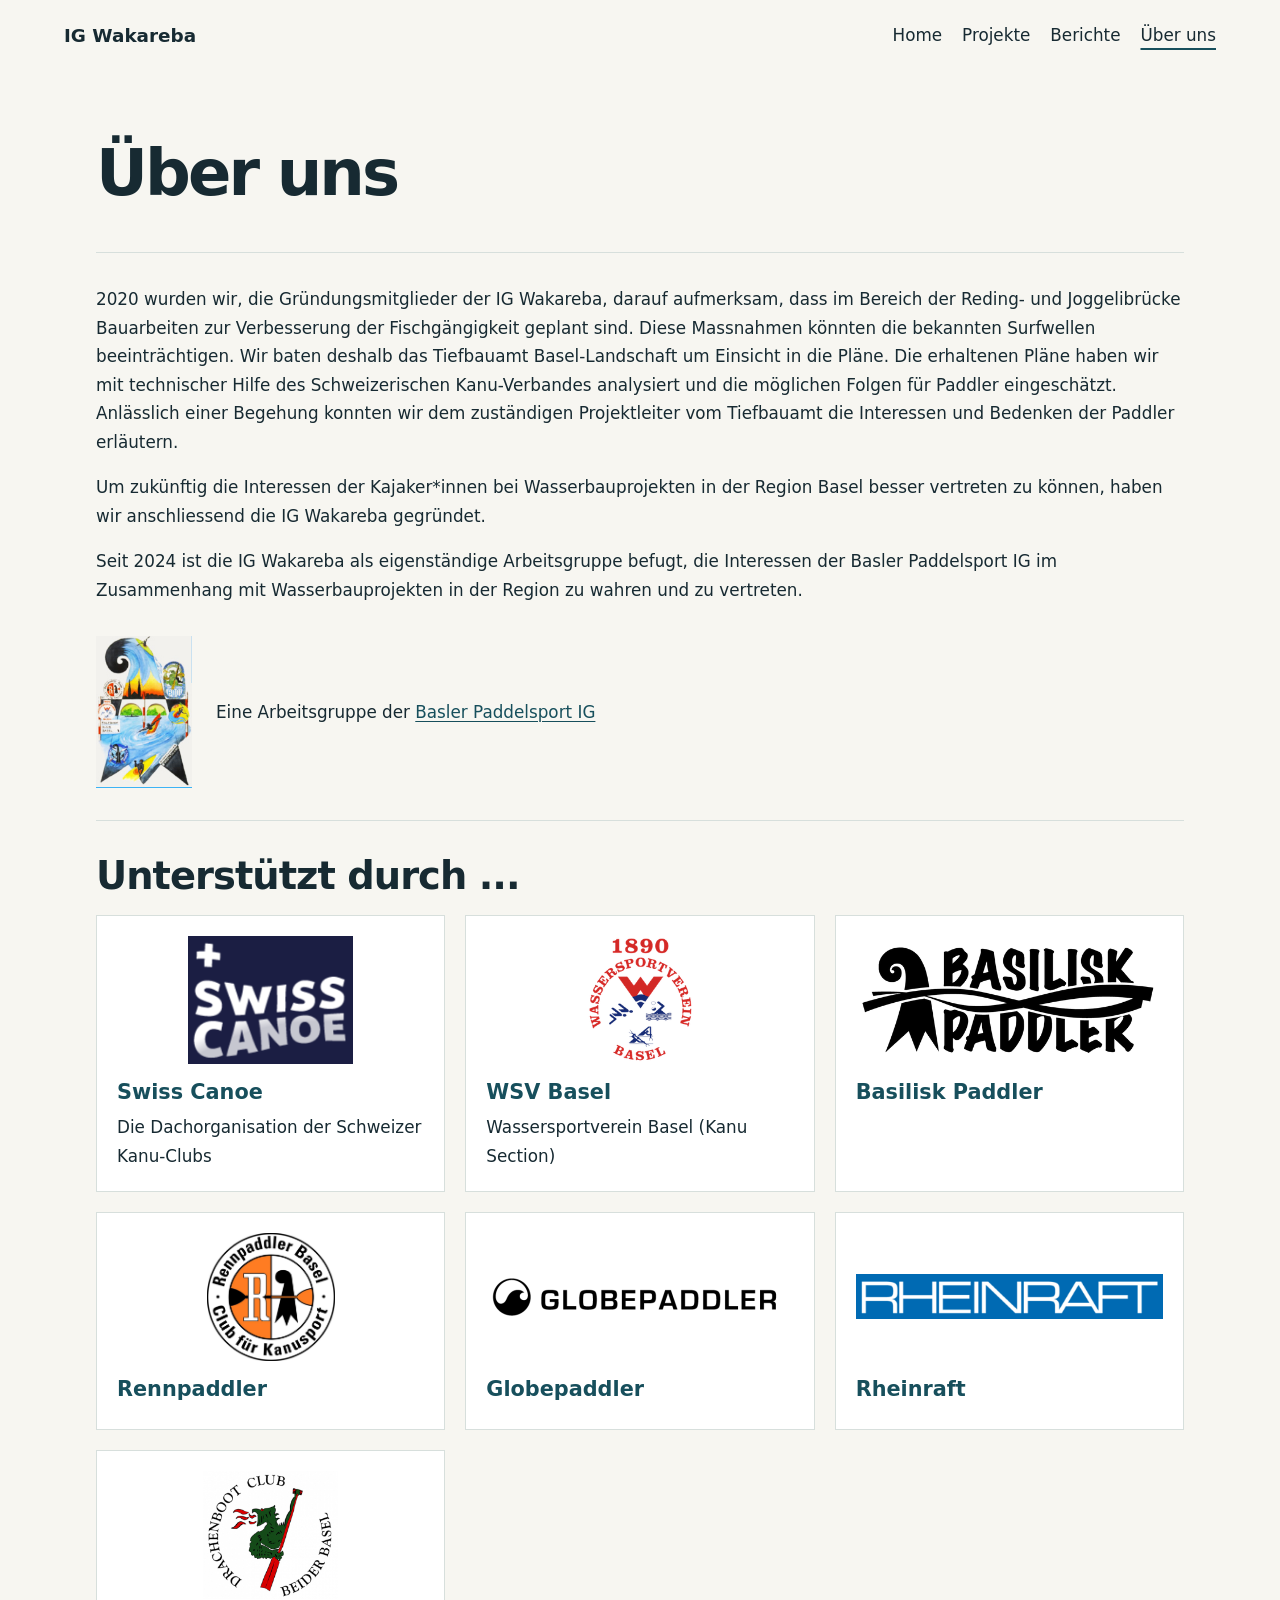
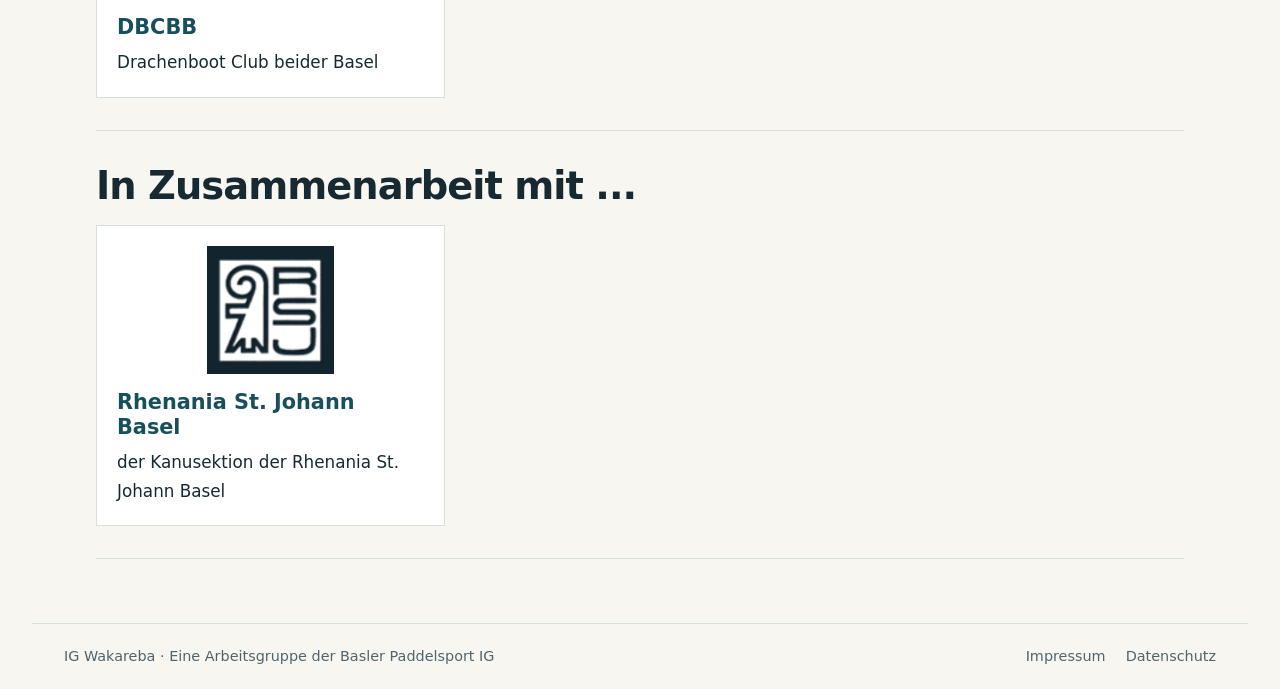
<file: ueber-uns/index.html>
<!doctype html>
<html lang="de">
<head>
  <meta charset="utf-8">
  <meta name="viewport" content="width=device-width, initial-scale=1">
  <meta name="description" content="Wie die IG Wakareba gegründet wurde und die Interessen der Basler Paddelsport IG vertritt.">
  <title>Über uns – IG Wakareba</title>
  <link rel="stylesheet" href="../assets/styles.css">
</head>
<body>
  <a class="skip-link" href="#inhalt">Zum Inhalt springen</a>
  <header class="site-header">
    <a class="site-name" href="../index.html">IG Wakareba</a>
    <nav aria-label="Hauptnavigation">
      <a href="../index.html">Home</a>
      <a href="../projekte/">Projekte</a>
      <a href="../berichte/">Berichte</a>
      <a aria-current="page" href="./">Über uns</a>
    </nav>
  </header>

  <main id="inhalt" class="page-content">
    <header class="page-heading">
      <h1>Über uns</h1>
    </header>

    <section class="prose-section">
      <p>2020 wurden wir, die Gründungsmitglieder der IG Wakareba, darauf aufmerksam, dass im Bereich der Reding- und Joggelibrücke Bauarbeiten zur Verbesserung der Fischgängigkeit geplant sind. Diese Massnahmen könnten die bekannten Surfwellen beeinträchtigen. Wir baten deshalb das Tiefbauamt Basel-Landschaft um Einsicht in die Pläne. Die erhaltenen Pläne haben wir mit technischer Hilfe des Schweizerischen Kanu-Verbandes analysiert und die möglichen Folgen für Paddler eingeschätzt. Anlässlich einer Begehung konnten wir dem zuständigen Projektleiter vom Tiefbauamt die Interessen und Bedenken der Paddler erläutern.</p>
      <p>Um zukünftig die Interessen der Kajaker*innen bei Wasserbauprojekten in der Region Basel besser vertreten zu können, haben wir anschliessend die IG Wakareba gegründet.</p>
      <p>Seit 2024 ist die IG Wakareba als eigenständige Arbeitsgruppe befugt, die Interessen der Basler Paddelsport IG im Zusammenhang mit Wasserbauprojekten in der Region zu wahren und zu vertreten.</p>
      <div class="about-affiliation">
        <img src="../assets/bpig-artwork.jpg" alt="">
        <p>Eine Arbeitsgruppe der <a href="https://www.bpig.ch/">Basler Paddelsport IG</a></p>
      </div>
    </section>

    <section class="supporters-section">
      <h2>Unterstützt durch ...</h2>
      <div class="supporter-grid">
        <article class="supporter">
          <figure class="supporter-logo">
            <img src="../assets/logo-swiss-canoe.png" alt="">
          </figure>
          <h3><a href="https://swisscanoe.ch/">Swiss Canoe</a></h3>
          <p>Die Dachorganisation der Schweizer Kanu-Clubs</p>
        </article>
        <article class="supporter">
          <figure class="supporter-logo">
            <img src="../assets/logo-wsv-basel.png" alt="">
          </figure>
          <h3><a href="https://wsvbasel.ch/">WSV Basel</a></h3>
          <p>Wassersportverein Basel (Kanu Section)</p>
        </article>
        <article class="supporter">
          <figure class="supporter-logo">
            <img src="../assets/logo-basilisk-paddler.png" alt="">
          </figure>
          <h3><a href="https://www.basiliskpaddler.ch/">Basilisk Paddler</a></h3>
        </article>
        <article class="supporter">
          <figure class="supporter-logo">
            <img src="../assets/logo-rennpaddler.jpg" alt="">
          </figure>
          <h3><a href="https://rennpaddler.ch/">Rennpaddler</a></h3>
        </article>
        <article class="supporter">
          <figure class="supporter-logo">
            <img src="../assets/logo-globepaddler.png" alt="">
          </figure>
          <h3><a href="https://globepaddler.ch/">Globepaddler</a></h3>
        </article>
        <article class="supporter">
          <figure class="supporter-logo">
            <img src="../assets/logo-rheinraft.png" alt="">
          </figure>
          <h3><a href="https://rheinraft.com/">Rheinraft</a></h3>
        </article>
        <article class="supporter">
          <figure class="supporter-logo">
            <img src="../assets/logo-dbcbb.jpg" alt="">
          </figure>
          <h3><a href="https://www.drachenboot.ch">DBCBB</a></h3>
          <p>Drachenboot Club beider Basel</p>
        </article>
      </div>
    </section>

    <section class="supporters-section">
      <h2>In Zusammenarbeit mit ...</h2>
      <div class="supporter-grid">
        <article class="supporter">
          <figure class="supporter-logo">
            <img src="../assets/logo-rhenania.png" alt="">
          </figure>
          <h3><a href="http://www.rhenania.ch/">Rhenania St. Johann Basel</a></h3>
          <p>der Kanusektion der Rhenania St. Johann Basel</p>
        </article>
      </div>
    </section>
  </main>

  <footer class="site-footer">
    <span>IG Wakareba · Eine Arbeitsgruppe der Basler Paddelsport IG</span>
    <nav aria-label="Rechtliches">
      <a href="../impressum/">Impressum</a>
      <a href="../datenschutz/">Datenschutz</a>
    </nav>
  </footer>
</body>
</html>
</file>
<file: assets/styles.css>
:root {
  color-scheme: light;
  --ink: #172a32;
  --muted: #52646b;
  --paper: #f7f6f1;
  --surface: #fff;
  --river: #174f5c;
  --river-dark: #103a45;
  --line: #d7dfdc;
  font-family: system-ui, -apple-system, "Segoe UI", sans-serif;
}

* {
  box-sizing: border-box;
}

body {
  margin: 0;
  color: var(--ink);
  background: var(--paper);
  font-size: 1.05rem;
  line-height: 1.7;
}

a {
  color: var(--river);
  text-underline-offset: 0.18em;
}

a:hover {
  color: var(--river-dark);
}

a:focus-visible {
  outline: 3px solid #d78333;
  outline-offset: 3px;
}

.skip-link {
  position: absolute;
  top: -5rem;
  left: 1rem;
  z-index: 2;
  padding: 0.5rem 0.75rem;
  color: var(--surface);
  background: var(--river-dark);
}

.skip-link:focus {
  top: 1rem;
}

.site-header,
.site-footer {
  display: flex;
  align-items: center;
  justify-content: space-between;
  gap: 1.5rem;
  max-width: 76rem;
  margin: 0 auto;
  padding: 1.25rem 2rem;
}

.site-name {
  color: var(--ink);
  font-size: 1.15rem;
  font-weight: 750;
  text-decoration: none;
  white-space: nowrap;
}

.site-header nav,
.site-footer nav {
  display: flex;
  flex-wrap: wrap;
  gap: 1.25rem;
}

.site-header nav a,
.site-footer nav a {
  color: var(--ink);
  text-decoration: none;
}

.site-header nav a[aria-current="page"] {
  text-decoration: underline;
  text-decoration-color: var(--river);
  text-decoration-thickness: 2px;
  text-underline-offset: 0.45rem;
}

.hero {
  position: relative;
  display: grid;
  min-height: 33rem;
  align-items: end;
  overflow: hidden;
  color: var(--surface);
  background: var(--river-dark);
}

.hero::after {
  position: absolute;
  inset: 0;
  background: linear-gradient(90deg, rgb(8 30 36 / 83%), rgb(8 30 36 / 12%));
  content: "";
}

.hero-image {
  position: absolute;
  width: 100%;
  height: 100%;
  object-fit: cover;
  object-position: 81% 18%;
}

.hero-copy {
  position: relative;
  z-index: 1;
  width: min(76rem, 100%);
  margin: 0 auto;
  padding: 5rem 2rem;
}

.hero-copy a {
  color: #d9efef;
}

h1,
h2,
h3,
p {
  margin-top: 0;
}

h1,
h2,
h3 {
  line-height: 1.2;
}

h1 {
  max-width: 14ch;
  margin-bottom: 1.25rem;
  font-size: clamp(2.6rem, 7vw, 5rem);
  letter-spacing: -0.045em;
}

h2 {
  margin-bottom: 1rem;
  font-size: clamp(1.7rem, 3vw, 2.4rem);
  letter-spacing: -0.025em;
}

h3 {
  margin-bottom: 0.5rem;
  font-size: 1.3rem;
}

.lead {
  max-width: 52rem;
  margin-bottom: 0;
  font-size: clamp(1.1rem, 2vw, 1.3rem);
}

.hero-actions {
  display: flex;
  align-items: center;
  flex-wrap: wrap;
  gap: 1.5rem;
  margin-top: 1.5rem;
}

.hero-actions .hero-button {
  border-color: var(--surface);
  color: var(--river-dark);
  background: var(--surface);
}

.hero-actions .hero-button:hover {
  color: var(--river-dark);
  background: #d9efef;
}

.hero-actions .hero-contact {
  color: #fff;
}

.eyebrow {
  margin-bottom: 0.6rem;
  color: var(--river);
  font-size: 0.82rem;
  font-weight: 750;
  letter-spacing: 0.09em;
  text-transform: uppercase;
}

.hero .eyebrow {
  color: #d9efef;
}

.photo-stories,
.contact-section,
.page-content {
  width: min(68rem, calc(100% - 3rem));
  margin: 0 auto;
}

.photo-stories {
  padding: 2rem 0 5rem;
}

.photo-story {
  display: grid;
  grid-template-columns: minmax(0, 0.9fr) minmax(0, 1.1fr);
  align-items: center;
  gap: clamp(2rem, 6vw, 5rem);
  padding: 2.5rem 0;
  border-bottom: 1px solid var(--line);
}

.photo-story:nth-child(even) {
  grid-template-columns: minmax(0, 1.1fr) minmax(0, 0.9fr);
}

.photo-story:nth-child(even) .photo-story-copy {
  grid-column: 2;
  grid-row: 1;
}

.photo-story:nth-child(even) .photo-story-image {
  grid-column: 1;
  grid-row: 1;
}

.photo-story-copy > p:last-child {
  margin-bottom: 0;
}

.photo-story-image {
  min-width: 0;
  margin: 0;
}

.photo-story-image img {
  display: block;
  width: 100%;
  height: auto;
  border-radius: 0.2rem;
}

.photo-story-image figcaption {
  margin-top: 0.6rem;
  color: var(--muted);
  font-size: 0.88rem;
}

.contact-section {
  display: flex;
  align-items: center;
  justify-content: space-between;
  gap: 2rem;
  margin-bottom: 5rem;
  padding: 2rem;
  background: #e4ece8;
}

.contact-section h2 {
  margin-bottom: 0;
}

.button {
  display: inline-block;
  padding: 0.75rem 1.1rem;
  border: 1px solid var(--river);
  border-radius: 0.2rem;
  color: var(--surface);
  background: var(--river);
  font-weight: 700;
  text-decoration: none;
  white-space: nowrap;
}

.button:hover {
  color: var(--surface);
  background: var(--river-dark);
}

.page-heading {
  padding: 4rem 0 2rem;
  border-bottom: 1px solid var(--line);
}

.page-heading h1 {
  margin-bottom: 0.5rem;
  font-size: clamp(2.4rem, 5vw, 4rem);
}

.page-heading p:last-child {
  max-width: 48rem;
  margin-bottom: 0;
  color: var(--muted);
}

.page-content {
  padding-bottom: 4rem;
}

.project-toc {
  margin: 1.5rem 0 0;
  padding: 1.25rem 1.5rem;
  border-left: 4px solid var(--river);
  background: #e4ece8;
}

.project-toc-intro {
  max-width: 52rem;
  margin-bottom: 1rem;
  color: var(--muted);
}

.project-toc ul {
  display: grid;
  grid-template-columns: repeat(2, minmax(0, 1fr));
  gap: 0.25rem 1.5rem;
  margin: 0;
  padding: 0;
  list-style: none;
}

.project-toc a {
  display: block;
  line-height: 1.4;
}

.project {
  display: flow-root;
  padding: 2rem 0;
  border-bottom: 1px solid var(--line);
}

.project h2[id] {
  scroll-margin-top: 1rem;
}

.project h2 {
  margin-bottom: 1.25rem;
}

.project-backlink {
  display: inline-block;
  color: var(--muted);
  font-size: 1.1rem;
  line-height: 1;
  text-decoration: none;
}

.project-backlink:hover {
  color: var(--river);
}

.project-copy {
  min-width: 0;
}

.project-image {
  float: right;
  width: 40%;
  min-width: 0;
  max-width: 24rem;
  margin: 0 0 1.5rem 2rem;
}

.project-image-trigger {
  display: block;
  width: 100%;
  padding: 0;
  border: 0;
  background: transparent;
  cursor: zoom-in;
}

.project-image-trigger:focus-visible,
.project-lightbox-close:focus-visible {
  outline: 3px solid #d78333;
  outline-offset: 3px;
}

.project-image img {
  display: block;
  width: 100%;
  height: auto;
  max-height: 34rem;
  object-fit: contain;
  object-position: top;
  border-radius: 0.2rem;
}

.project--large-image {
  --project-image-width: 52%;
}

.project--large-image .project-image {
  width: var(--project-image-width);
  max-width: none;
}

.project-lightbox {
  position: fixed;
  inset: 0;
  width: fit-content;
  height: fit-content;
  max-width: 96vw;
  max-height: 96vh;
  margin: auto;
  border: 0;
  background: transparent;
  overflow: visible;
}

.project-lightbox:popover-open {
  display: grid;
  place-items: center;
}

.project-lightbox::backdrop {
  background: rgb(8 20 24 / 88%);
}

.project-lightbox > img {
  display: block;
  width: auto;
  max-width: 96vw;
  max-height: 96vh;
  object-fit: contain;
  border-radius: 0.2rem;
}

.project-lightbox-close {
  position: absolute;
  top: 0.5rem;
  right: 0.5rem;
  display: grid;
  width: 2.5rem;
  height: 2.5rem;
  place-items: center;
  padding: 0;
  border: 1px solid var(--surface);
  border-radius: 50%;
  color: var(--surface);
  background: rgb(16 58 69 / 90%);
  font: inherit;
  font-size: 1.8rem;
  line-height: 1;
  cursor: pointer;
}

.project-copy p:last-child,
.report p:last-child,
.prose-section p:last-child {
  margin-bottom: 0;
}

.report,
.prose-section {
  padding: 2rem 0;
  border-bottom: 1px solid var(--line);
}

.report-embed {
  aspect-ratio: 16 / 9;
  margin-bottom: 1rem;
}

.report-embed iframe {
  display: block;
  width: 100%;
  height: 100%;
  border: 0;
}

.about-affiliation {
  display: flex;
  align-items: center;
  gap: 1.5rem;
  max-width: 32rem;
  margin-top: 2rem;
}

.about-affiliation > img {
  flex: 0 0 6rem;
  display: block;
  width: 6rem;
  height: auto;
}

.about-affiliation p {
  margin-bottom: 0;
}

.supporters-section {
  padding: 2rem 0;
  border-bottom: 1px solid var(--line);
}

.supporter-grid {
  display: grid;
  grid-template-columns: repeat(3, minmax(0, 1fr));
  gap: 1.25rem;
}

.supporter {
  min-width: 0;
  padding: 1.25rem;
  border: 1px solid var(--line);
  background: var(--surface);
}

.supporter-logo {
  display: flex;
  align-items: center;
  justify-content: center;
  height: 8rem;
  margin: 0 0 1rem;
}

.supporter-logo img {
  display: block;
  max-width: 100%;
  max-height: 100%;
  object-fit: contain;
}

.supporter h3 {
  overflow-wrap: anywhere;
}

.supporter h3 a {
  text-decoration: none;
}

.supporter p:last-child {
  margin-bottom: 0;
}

.status-date {
  display: flex;
  align-items: center;
  justify-content: space-between;
  gap: 1rem;
  margin-top: 1rem;
  color: var(--muted);
  font-size: 0.9rem;
  font-style: italic;
}

.report-list {
  padding-left: 1.3rem;
}

.report-list li {
  margin: 0.65rem 0;
}

.site-footer {
  align-items: flex-start;
  border-top: 1px solid var(--line);
  color: var(--muted);
  font-size: 0.9rem;
}

.site-footer nav a {
  color: var(--muted);
}

@media (max-width: 680px) {
  body {
    font-size: 1rem;
  }

  .site-header,
  .site-footer {
    align-items: flex-start;
    flex-direction: column;
    gap: 0.8rem;
    padding: 1rem 1.25rem;
  }

  .site-header nav,
  .site-footer nav {
    gap: 0.75rem 1rem;
  }

  .hero {
    min-height: 34rem;
  }

  .hero-image {
    object-position: 82% center;
  }

  .hero::after {
    background: linear-gradient(0deg, rgb(8 30 36 / 88%), rgb(8 30 36 / 12%));
  }

  .hero-copy {
    padding: 3rem 1.25rem;
  }

  .hero-actions {
    align-items: flex-start;
    flex-direction: column;
    gap: 0.9rem;
  }

  .photo-stories,
  .contact-section,
  .page-content {
    width: calc(100% - 2.5rem);
  }

  .photo-stories {
    padding: 1rem 0 3.5rem;
  }

  .photo-story,
  .photo-story:nth-child(even) {
    grid-template-columns: minmax(0, 1fr);
    gap: 1.25rem;
    padding: 2rem 0;
  }

  .photo-story:nth-child(even) .photo-story-copy,
  .photo-story:nth-child(even) .photo-story-image {
    grid-column: auto;
    grid-row: auto;
  }

  .project-image,
  .project--large-image .project-image {
    float: none;
    width: 100%;
    max-width: 100%;
    margin: 0 0 1.25rem;
  }

  .project-image img {
    max-height: none;
  }

  .project-toc {
    padding: 1rem;
  }

  .project-toc ul {
    grid-template-columns: minmax(0, 1fr);
  }

  .contact-section {
    align-items: flex-start;
    flex-direction: column;
    margin-bottom: 3.5rem;
    padding: 1.5rem;
  }

  .contact-section > div {
    min-width: 0;
  }

  .contact-section h2 {
    overflow-wrap: anywhere;
  }

  .contact-section .button {
    max-width: 100%;
    overflow-wrap: anywhere;
    white-space: normal;
  }

  .page-heading {
    padding: 3rem 0 1.5rem;
  }

  .supporter-grid {
    grid-template-columns: repeat(2, minmax(0, 1fr));
    gap: 0.75rem;
  }

  .supporter {
    padding: 0.85rem;
  }

  .supporter-logo {
    height: 6rem;
  }
}

@media (max-width: 420px) {
  .supporter-grid {
    grid-template-columns: minmax(0, 1fr);
  }
}
</file>
